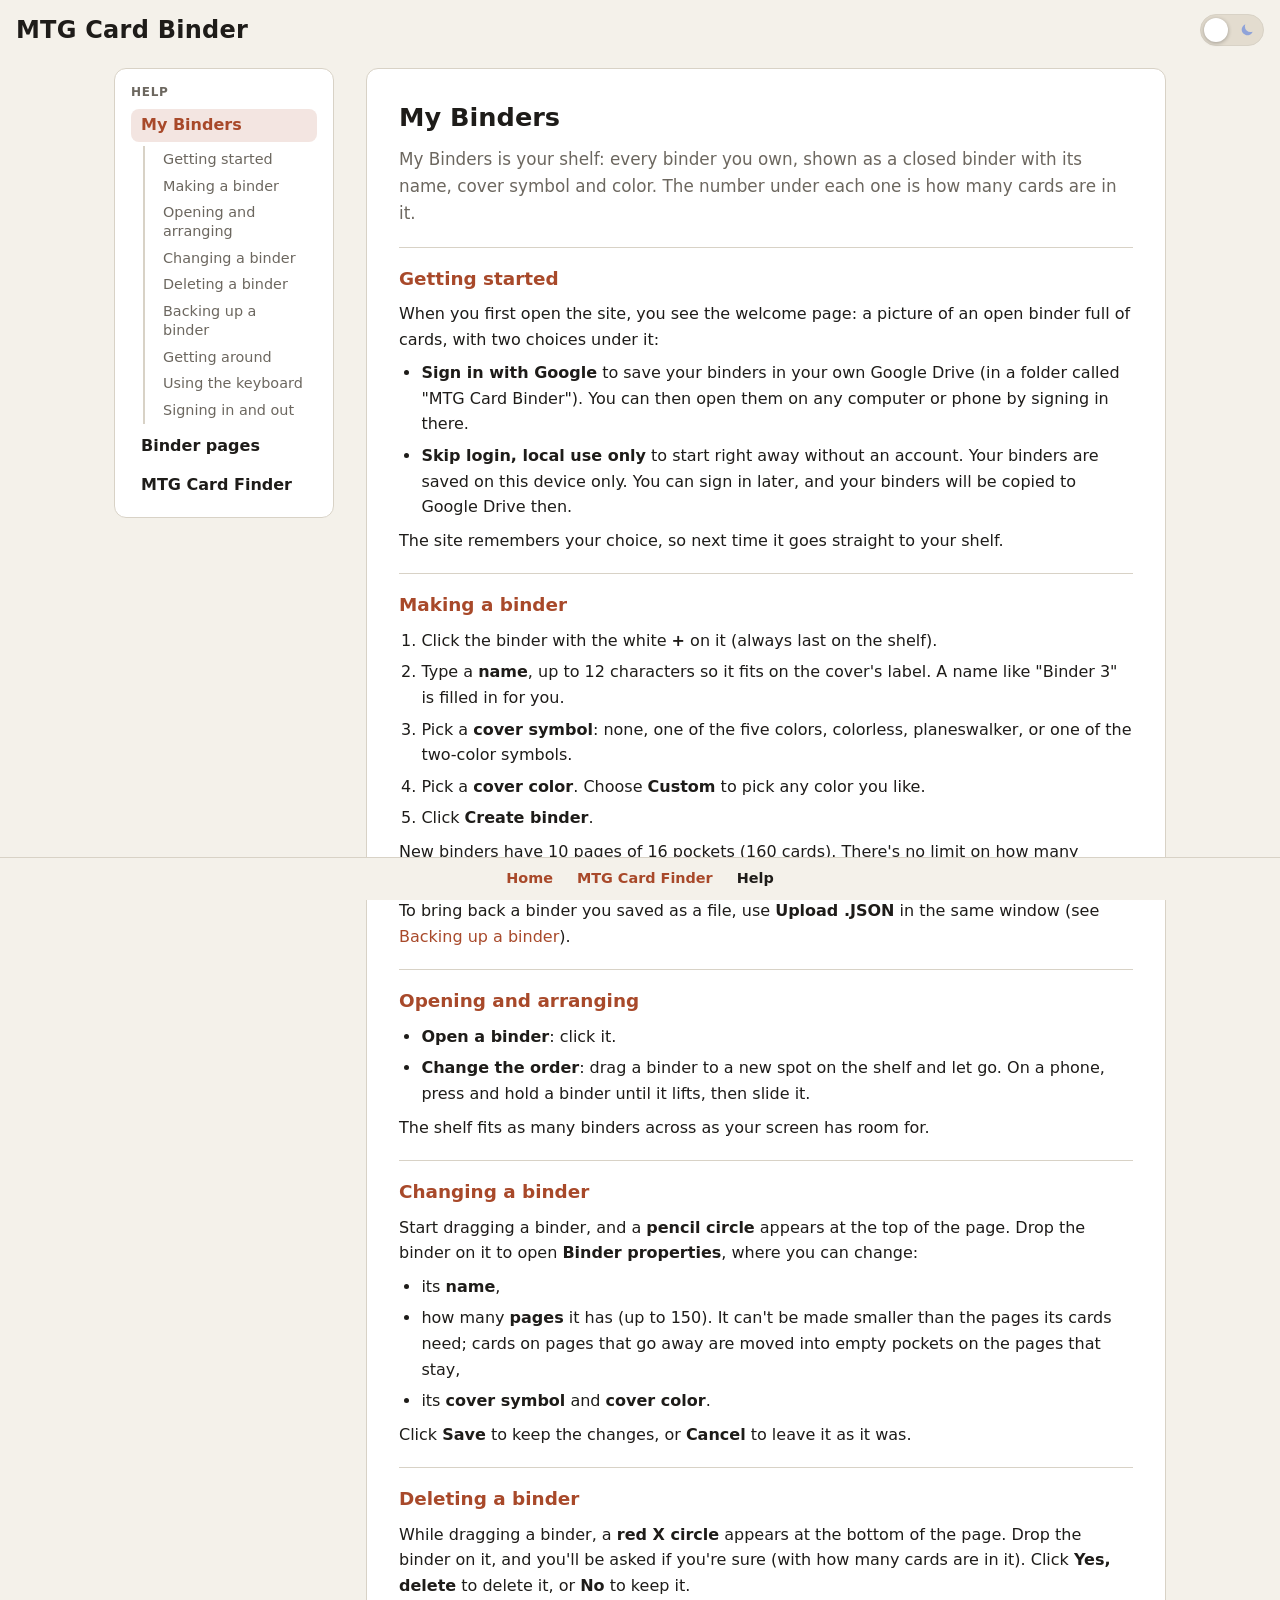
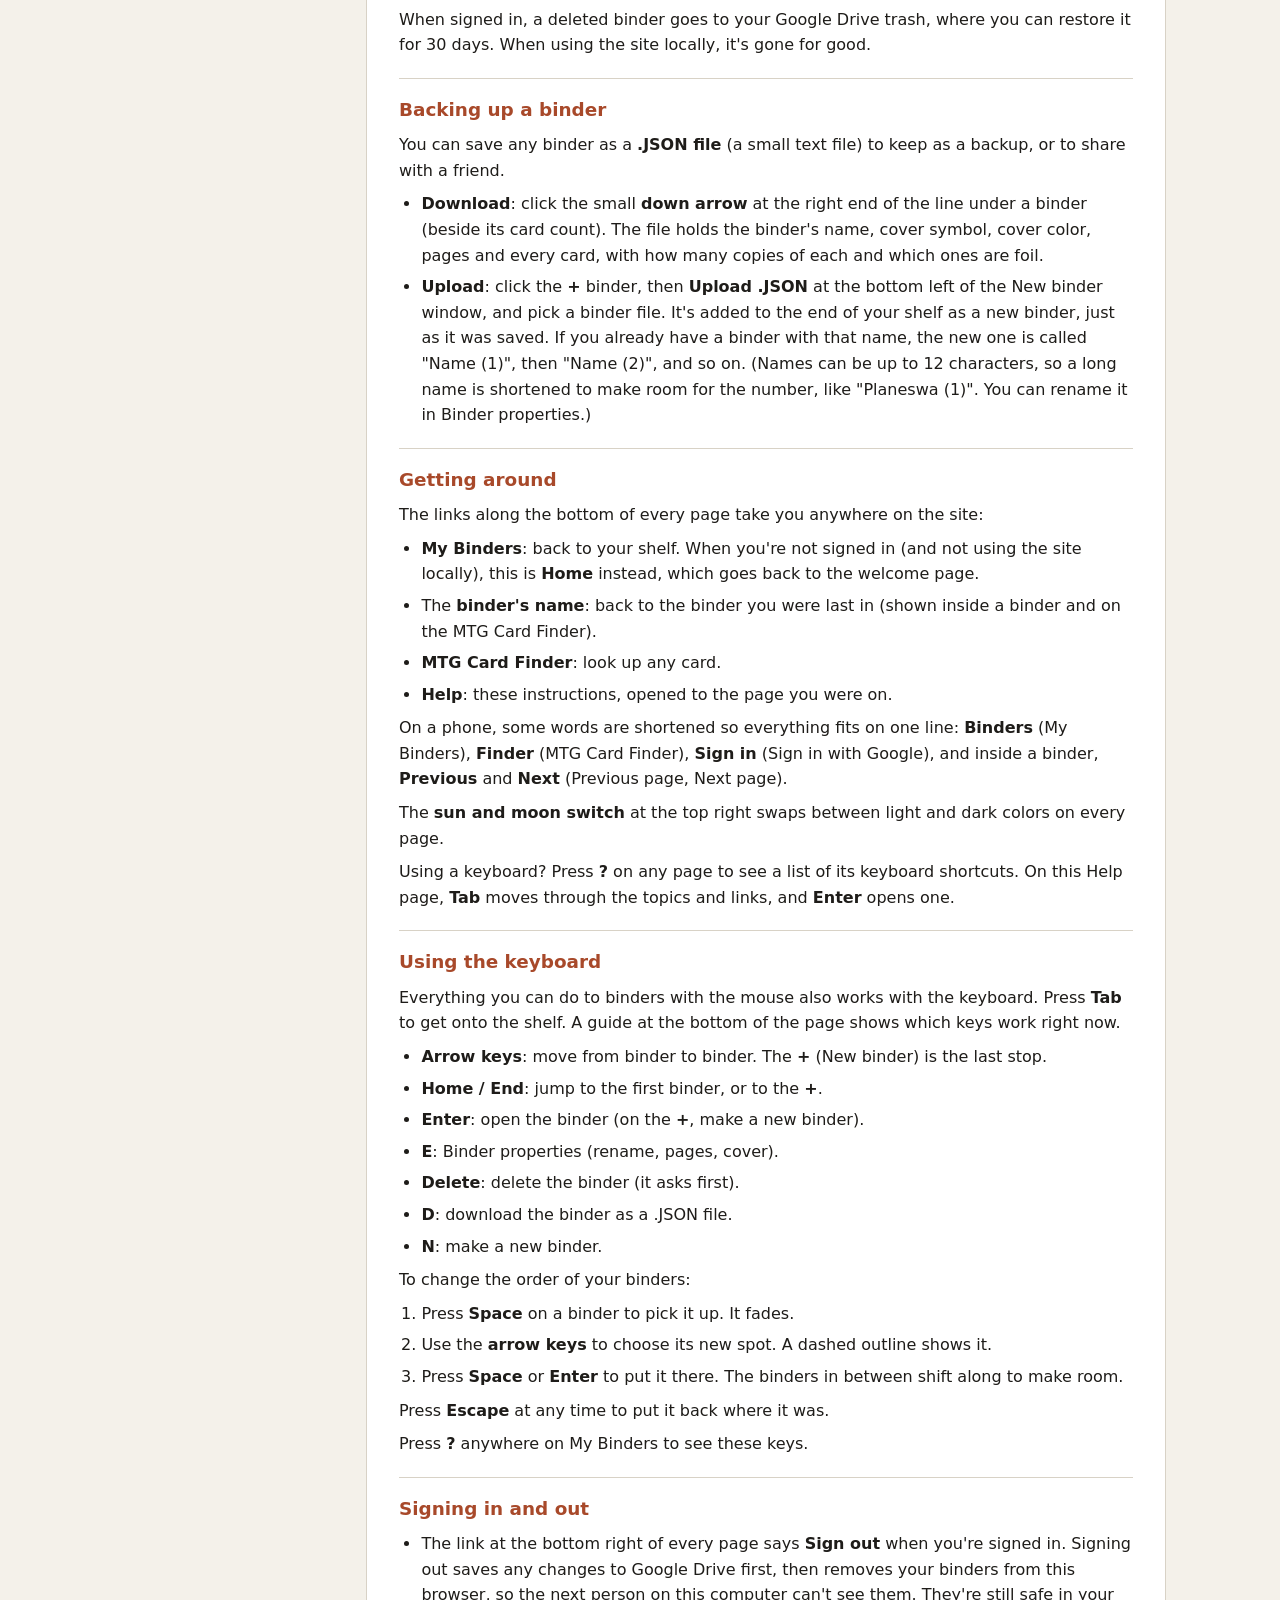
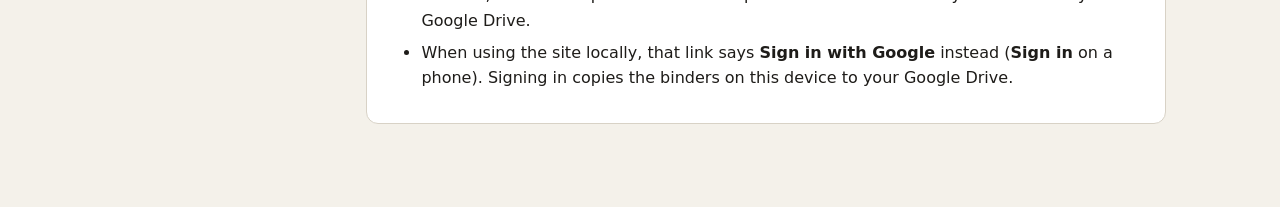
<file: help.html>
<!DOCTYPE html>
<html lang="en">
<head>
  <!-- Basic page setup: text encoding, mobile scaling, and the tab title -->
  <meta charset="UTF-8">
  <meta name="viewport" content="width=device-width, initial-scale=1">
  <title>Help – MTG Card Binder</title>
  <!--
    The site's icon (the open card binder), shown on the browser tab, in
    bookmarks, and on a phone's home screen. Browsers pick the size they
    need: 32px for tabs, 192px for Android, and "apple-touch-icon" (180px)
    for iPhones and iPads.
  -->
  <link rel="icon" type="image/png" sizes="32x32" href="icons/favicon-32.png">
  <link rel="icon" type="image/png" sizes="192x192" href="icons/favicon-192.png">
  <link rel="apple-touch-icon" href="icons/apple-touch-icon.png">

  <!--
    This tiny script runs BEFORE the page draws, so the saved light/dark choice
    is applied right away. Without it, the page could flash the wrong colors.
    It reads the same saved "theme" as the other pages, so they all match.
  -->
  <script>
    (function () {
      var theme = null;
      // Try to read the saved theme. Some browsers block storage, so we guard it.
      try { theme = localStorage.getItem('theme'); } catch (e) {}
      // No saved choice? Follow the device's own light/dark setting.
      if (theme !== 'light' && theme !== 'dark') {
        theme = window.matchMedia('(prefers-color-scheme: dark)').matches ? 'dark' : 'light';
      }
      document.documentElement.setAttribute('data-theme', theme);
    })();
  </script>

  <!-- The colors, top bar, light/dark switch and footer come from the My
       Binders page's styles (landing.css), so Help looks like the rest of
       the site. help.css adds the two-column layout and the text styles. -->
  <link rel="stylesheet" href="landing.css">
  <!-- The look of the pop-up windows (here: the Keyboard shortcuts window),
       shared with the other pages -->
  <link rel="stylesheet" href="binder-dialog.css">
  <link rel="stylesheet" href="help.css">
</head>
<body>
  <!-- Top bar: the app title (left) and the light/dark switch (upper right) -->
  <header class="topbar">
    <h1>MTG Card Binder</h1>
    <!--
      The theme switch. role="switch" + aria-checked tell screen readers
      it's an on/off control ("on" here means dark mode).
    -->
    <button id="themeSwitch" class="theme-switch" type="button" role="switch"
            aria-checked="false" aria-label="Dark mode">
      <!-- Sun icon (light mode side) -->
      <svg class="icon sun" viewBox="0 0 24 24" fill="none" stroke="currentColor"
           stroke-width="2" stroke-linecap="round" aria-hidden="true">
        <circle cx="12" cy="12" r="4.5" fill="currentColor"/>
        <path d="M12 1.5v2.5M12 20v2.5M1.5 12H4M20 12h2.5M4.6 4.6l1.8 1.8M17.6 17.6l1.8 1.8M4.6 19.4l1.8-1.8M17.6 6.4l1.8-1.8"/>
      </svg>
      <!-- Moon icon (dark mode side) -->
      <svg class="icon moon" viewBox="0 0 24 24" fill="currentColor" aria-hidden="true">
        <path d="M20.5 14.5A8.5 8.5 0 0 1 9.5 3.5a8.5 8.5 0 1 0 11 11z"/>
      </svg>
      <!-- The sliding round knob -->
      <span class="thumb"></span>
    </button>
  </header>

  <main class="help-layout">
    <!--
      THE SKINNY LEFT COLUMN: the list of help topics. Each page gets a
      link (bold), with links to that page's sections under it. The links
      point at the ids further down ("#binder-moving"); help.js shows the
      matching page's instructions and scrolls to that section.
      On a phone this column sits above the instructions instead.
    -->
    <nav class="help-nav" aria-label="Help topics">
      <h2 class="help-nav-title">Help</h2>
      <ul class="help-topics">
        <li>
          <a class="help-topic" href="#my-binders">My Binders</a>
          <ul class="help-sections">
            <li><a href="#my-binders-start">Getting started</a></li>
            <li><a href="#my-binders-new">Making a binder</a></li>
            <li><a href="#my-binders-open">Opening and arranging</a></li>
            <li><a href="#my-binders-edit">Changing a binder</a></li>
            <li><a href="#my-binders-delete">Deleting a binder</a></li>
            <li><a href="#my-binders-backup">Backing up a binder</a></li>
            <li><a href="#my-binders-links">Getting around</a></li>
            <li><a href="#my-binders-keyboard">Using the keyboard</a></li>
            <li><a href="#my-binders-account">Signing in and out</a></li>
          </ul>
        </li>
        <li>
          <a class="help-topic" href="#binder">Binder pages</a>
          <ul class="help-sections">
            <li><a href="#binder-pages">Turning pages</a></li>
            <li><a href="#binder-adding">Adding cards</a></li>
            <li><a href="#binder-copies">How many copies</a></li>
            <li><a href="#binder-dragging">Moving cards around</a></li>
            <li><a href="#binder-removing">Removing cards</a></li>
            <li><a href="#binder-moving">Moving to another binder</a></li>
            <li><a href="#binder-saving">Saving and backups</a></li>
            <li><a href="#binder-keyboard">Using the keyboard</a></li>
          </ul>
        </li>
        <li>
          <a class="help-topic" href="#finder">MTG Card Finder</a>
          <ul class="help-sections">
            <li><a href="#finder-search">Searching for a card</a></li>
            <li><a href="#finder-printing">Set, version and language</a></li>
            <li><a href="#finder-add">Adding to a binder</a></li>
            <li><a href="#finder-share">Sharing a card</a></li>
            <li><a href="#finder-rules">Rules and legality</a></li>
            <li><a href="#finder-keyboard">Using the keyboard</a></li>
          </ul>
        </li>
      </ul>
    </nav>

    <!--
      THE WIDE RIGHT COLUMN: the instructions. There's one <article> per
      page; help.js shows only the one picked in the left column (all of
      them show if the script can't run, so nothing is ever lost).
    -->
    <div class="help-content">

      <!-- ===================== MY BINDERS ===================== -->
      <article id="my-binders" class="help-article" aria-labelledby="my-binders-title">
        <h2 id="my-binders-title">My Binders</h2>
        <p class="help-lead">
          My Binders is your shelf: every binder you own, shown as a closed
          binder with its name, cover symbol and color. The number under each
          one is how many cards are in it.
        </p>

        <section id="my-binders-start">
          <h3>Getting started</h3>
          <p>
            When you first open the site, you see the welcome page: a picture of an open
            binder full of cards, with two choices under it:
          </p>
          <ul>
            <li><strong>Sign in with Google</strong> to save your binders in your own
              Google Drive (in a folder called "MTG Card Binder"). You can then open
              them on any computer or phone by signing in there.</li>
            <li><strong>Skip login, local use only</strong> to start right away without
              an account. Your binders are saved on this device only. You can sign in
              later, and your binders will be copied to Google Drive then.</li>
          </ul>
          <p>The site remembers your choice, so next time it goes straight to your shelf.</p>
        </section>

        <section id="my-binders-new">
          <h3>Making a binder</h3>
          <ol>
            <li>Click the binder with the white <strong>+</strong> on it (always last on the shelf).</li>
            <li>Type a <strong>name</strong>, up to 12 characters so it fits on the cover's label.
              A name like "Binder 3" is filled in for you.</li>
            <li>Pick a <strong>cover symbol</strong>: none, one of the five colors, colorless,
              planeswalker, or one of the two-color symbols.</li>
            <li>Pick a <strong>cover color</strong>. Choose <strong>Custom</strong> to pick any
              color you like.</li>
            <li>Click <strong>Create binder</strong>.</li>
          </ol>
          <p>New binders have 10 pages of 16 pockets (160 cards). There's no limit on how many binders you can make.</p>
          <p>
            To bring back a binder you saved as a file, use <strong>Upload .JSON</strong> in
            the same window (see <a href="#my-binders-backup">Backing up a binder</a>).
          </p>
        </section>

        <section id="my-binders-open">
          <h3>Opening and arranging</h3>
          <ul>
            <li><strong>Open a binder</strong>: click it.</li>
            <li><strong>Change the order</strong>: drag a binder to a new spot on the shelf and
              let go. On a phone, press and hold a binder until it lifts, then slide it.</li>
          </ul>
          <p>The shelf fits as many binders across as your screen has room for.</p>
        </section>

        <section id="my-binders-edit">
          <h3>Changing a binder</h3>
          <p>
            Start dragging a binder, and a <strong>pencil circle</strong> appears at the top
            of the page. Drop the binder on it to open <strong>Binder properties</strong>,
            where you can change:
          </p>
          <ul>
            <li>its <strong>name</strong>,</li>
            <li>how many <strong>pages</strong> it has (up to 150). It can't be made smaller
              than the pages its cards need; cards on pages that go away are moved into
              empty pockets on the pages that stay,</li>
            <li>its <strong>cover symbol</strong> and <strong>cover color</strong>.</li>
          </ul>
          <p>Click <strong>Save</strong> to keep the changes, or <strong>Cancel</strong> to leave it as it was.</p>
        </section>

        <section id="my-binders-delete">
          <h3>Deleting a binder</h3>
          <p>
            While dragging a binder, a <strong>red X circle</strong> appears at the bottom of
            the page. Drop the binder on it, and you'll be asked if you're sure (with how
            many cards are in it). Click <strong>Yes, delete</strong> to delete it, or
            <strong>No</strong> to keep it.
          </p>
          <p>
            When signed in, a deleted binder goes to your Google Drive trash, where you
            can restore it for 30 days. When using the site locally, it's gone for good.
          </p>
        </section>

        <section id="my-binders-backup">
          <h3>Backing up a binder</h3>
          <p>
            You can save any binder as a <strong>.JSON file</strong> (a small text file) to keep
            as a backup, or to share with a friend.
          </p>
          <ul>
            <li><strong>Download</strong>: click the small <strong>down arrow</strong> at the
              right end of the line under a binder (beside its card count). The file holds
              the binder's name, cover symbol, cover color, pages and every card, with how
              many copies of each and which ones are foil.</li>
            <li><strong>Upload</strong>: click the <strong>+</strong> binder, then
              <strong>Upload .JSON</strong> at the bottom left of the New binder window, and
              pick a binder file. It's added to the end of your shelf as a new binder, just
              as it was saved. If you already have a binder with that name, the new one is
              called "Name (1)", then "Name (2)", and so on. (Names can be up to 12
              characters, so a long name is shortened to make room for the number, like
              "Planeswa (1)". You can rename it in Binder properties.)</li>
          </ul>
        </section>

        <section id="my-binders-links">
          <h3>Getting around</h3>
          <p>The links along the bottom of every page take you anywhere on the site:</p>
          <ul>
            <li><strong>My Binders</strong>: back to your shelf. When you're not signed in (and
              not using the site locally), this is <strong>Home</strong> instead, which goes
              back to the welcome page.</li>
            <li>The <strong>binder's name</strong>: back to the binder you were last in
              (shown inside a binder and on the MTG Card Finder).</li>
            <li><strong>MTG Card Finder</strong>: look up any card.</li>
            <li><strong>Help</strong>: these instructions, opened to the page you were on.</li>
          </ul>
          <p>
            On a phone, some words are shortened so everything fits on one line:
            <strong>Binders</strong> (My Binders), <strong>Finder</strong> (MTG Card Finder),
            <strong>Sign in</strong> (Sign in with Google), and inside a binder,
            <strong>Previous</strong> and <strong>Next</strong> (Previous page, Next page).
          </p>
          <p>
            The <strong>sun and moon switch</strong> at the top right swaps between light
            and dark colors on every page.
          </p>
          <p>
            Using a keyboard? Press <strong>?</strong> on any page to see a list of its
            keyboard shortcuts. On this Help page, <strong>Tab</strong> moves through the
            topics and links, and <strong>Enter</strong> opens one.
          </p>
        </section>

        <section id="my-binders-keyboard">
          <h3>Using the keyboard</h3>
          <p>
            Everything you can do to binders with the mouse also works with the keyboard.
            Press <strong>Tab</strong> to get onto the shelf. A guide at the bottom of the page
            shows which keys work right now.
          </p>
          <ul>
            <li><strong>Arrow keys</strong>: move from binder to binder. The <strong>+</strong>
              (New binder) is the last stop.</li>
            <li><strong>Home / End</strong>: jump to the first binder, or to the <strong>+</strong>.</li>
            <li><strong>Enter</strong>: open the binder (on the <strong>+</strong>, make a new binder).</li>
            <li><strong>E</strong>: Binder properties (rename, pages, cover).</li>
            <li><strong>Delete</strong>: delete the binder (it asks first).</li>
            <li><strong>D</strong>: download the binder as a .JSON file.</li>
            <li><strong>N</strong>: make a new binder.</li>
          </ul>
          <p>To change the order of your binders:</p>
          <ol>
            <li>Press <strong>Space</strong> on a binder to pick it up. It fades.</li>
            <li>Use the <strong>arrow keys</strong> to choose its new spot. A dashed outline shows it.</li>
            <li>Press <strong>Space</strong> or <strong>Enter</strong> to put it there. The binders in
              between shift along to make room.</li>
          </ol>
          <p>Press <strong>Escape</strong> at any time to put it back where it was.</p>
          <p>Press <strong>?</strong> anywhere on My Binders to see these keys.</p>
        </section>

        <section id="my-binders-account">
          <h3>Signing in and out</h3>
          <ul>
            <li>The link at the bottom right of every page says <strong>Sign out</strong> when
              you're signed in. Signing out saves any changes to Google Drive first, then
              removes your binders from this browser, so the next person on this computer
              can't see them. They're still safe in your Google Drive.</li>
            <li>When using the site locally, that link says <strong>Sign in with Google</strong>
              instead (<strong>Sign in</strong> on a phone). Signing in copies the binders on
              this device to your Google Drive.</li>
          </ul>
        </section>
      </article>

      <!-- ===================== BINDER PAGES ===================== -->
      <article id="binder" class="help-article" aria-labelledby="binder-title">
        <h2 id="binder-title">Binder pages</h2>
        <p class="help-lead">
          Opening a binder shows its pages, like a real binder lying open: two pages
          side by side on a computer or tablet, one page at a time on a phone. Each
          page has 16 pockets, four across and four down.
        </p>

        <section id="binder-pages">
          <h3>Turning pages</h3>
          <ul>
            <li>Click <strong>Previous page</strong> or <strong>Next page</strong> under the binder
              (<strong>Previous</strong> / <strong>Next</strong> on a phone). The page number
              between them shows where you are.</li>
            <li>On a phone, swipe <strong>left</strong> to go to the next page and
              <strong>right</strong> to go back.</li>
          </ul>
        </section>

        <section id="binder-adding">
          <h3>Adding cards</h3>
          <ol>
            <li>Click the white <strong>+</strong> in an empty pocket. This opens the MTG Card Finder.</li>
            <li>Search for the card and pick the exact set, version and language you own
              (see <a href="#finder-search">MTG Card Finder</a>).</li>
            <li>Click the round <strong>+</strong> button beside the card. It goes into the pocket
              you clicked, and you're taken back to that page of your binder.</li>
          </ol>
          <p>
            To <strong>look at a card</strong> already in the binder, click it: it opens in the
            MTG Card Finder. Picking a different printing there and pressing <strong>+</strong>
            replaces the card in that pocket.
          </p>
          <p>
            Cards added with <strong>Foil</strong> turned on have a <strong>rainbow border</strong>,
            so you can tell your foils apart at a glance. Clicking a foil card opens it in the
            MTG Card Finder with Foil already on.
          </p>
        </section>

        <section id="binder-copies">
          <h3>How many copies</h3>
          <p>
            Along the bottom of each card is a small <strong>− 1 +</strong> bar showing how
            many copies of that card you own.
          </p>
          <ul>
            <li><strong>+</strong> adds a copy (up to 99).</li>
            <li><strong>−</strong> takes a copy away. If it's the last copy, you're asked
              <strong>Remove card?</strong> first. <strong>Yes, remove</strong> takes the card
              out of the pocket; <strong>No</strong> keeps it.</li>
          </ul>
        </section>

        <section id="binder-dragging">
          <h3>Moving cards around</h3>
          <ul>
            <li><strong>With a mouse</strong>: press on a card and drag it. A plain click
              (without moving) still opens the card in the MTG Card Finder.</li>
            <li><strong>On a phone</strong>: press and hold a card for a moment until it
              lifts, then slide it. A quick tap still opens the card, and a quick swipe
              still turns the page.</li>
          </ul>
          <p>Then:</p>
          <ul>
            <li>Drop it on an <strong>empty pocket</strong> to move it there.</li>
            <li>Drop it on a pocket that <strong>has a card</strong>, and the two cards swap places.</li>
            <li>Hold it at the <strong>left or right edge</strong> of the binder, and the page turns,
              so you can move it to another page.</li>
            <li>Press <strong>Escape</strong>, or let go anywhere outside the pockets, to put it back.</li>
          </ul>
        </section>

        <section id="binder-removing">
          <h3>Removing cards</h3>
          <p>There are two ways to take a card out of a binder:</p>
          <ul>
            <li>Press <strong>−</strong> on its copies bar until the last copy, then answer
              <strong>Yes, remove</strong>.</li>
            <li>Drag the card onto the <strong>red X circle</strong> that appears on the binder
              while dragging. This removes the card and all its copies straight away.</li>
          </ul>
        </section>

        <section id="binder-moving">
          <h3>Moving to another binder</h3>
          <ol>
            <li>Drag the card onto the <strong>blue circle</strong> (a folder with an arrow) that
              appears on the binder while dragging. The <strong>Move card to…</strong> window opens.</li>
            <li>If you own more than one copy, set <strong>How many to move</strong>. The rest
              stay in this binder.</li>
            <li>Click one of your other binders. The card goes into its first empty pocket,
              or, if that binder already has the same printing (and both are foil, or both
              aren't), it's added to that card's copies. Full binders are greyed out.</li>
            <li>Or, to start a new binder with the card in it, type a name under
              <strong>Or move it to a new binder</strong> and click
              <strong>New binder &amp; move</strong>.</li>
          </ol>
        </section>

        <section id="binder-saving">
          <h3>Saving and backups</h3>
          <p>
            Every change saves by itself. The message at the top of the page tells you
            where it's saved: <strong>Saved to Drive</strong> when signed in, or
            <strong>Saved on this device</strong> when using the site locally. If your
            Google sign-in has run out, a <strong>Connect Drive</strong> button appears:
            click it to sign in again and finish saving.
          </p>
          <p>
            No internet? You can keep working: the message says your changes are kept on
            this device, and they're saved to Google Drive as soon as you're back online.
            Card pictures that can't be downloaded show the back of a Magic card instead.
          </p>
          <p>
            To keep your own copy of a binder as a file, use the download button under it
            on My Binders (see <a href="#my-binders-backup">Backing up a binder</a>).
          </p>
        </section>

        <section id="binder-keyboard">
          <h3>Using the keyboard</h3>
          <p>
            Everything you can do to cards with the mouse also works with the keyboard.
            Press <strong>Tab</strong> to get into the binder. A guide at the top of the page
            shows which keys work right now.
          </p>
          <ul>
            <li><strong>Arrow keys</strong>: move from pocket to pocket. Going past the left
              or right edge turns the page.</li>
            <li><strong>Page Up / Page Down</strong>: turn the page back or forward.</li>
            <li><strong>Enter</strong>: open the card in the MTG Card Finder (on an empty
              pocket, pick a card to add), the same as clicking.</li>
            <li><strong>+ / −</strong>: one more or one fewer copy. On the last copy,
              <strong>−</strong> asks before removing the card.</li>
            <li><strong>Delete</strong>: remove the card (it asks first).</li>
            <li><strong>M</strong>: move the card to another binder.</li>
          </ul>
          <p>To move a card to another pocket:</p>
          <ol>
            <li>Press <strong>Space</strong> on the card to pick it up. Its pocket fades.</li>
            <li>Use the <strong>arrow keys</strong> to choose where it goes. A dashed outline
              shows the spot, and the page turns at the left and right edges.</li>
            <li>Press <strong>Space</strong> or <strong>Enter</strong> to drop it. If that pocket
              has a card, the two swap places.</li>
          </ol>
          <p>Press <strong>Escape</strong> at any time to put the card back where it was.</p>
          <p>If you use a screen reader, each step is read out as you go.</p>
          <p>Press <strong>?</strong> anywhere on a binder page to see these keys.</p>
        </section>
      </article>

      <!-- ===================== MTG CARD FINDER ===================== -->
      <article id="finder" class="help-article" aria-labelledby="finder-title">
        <h2 id="finder-title">MTG Card Finder</h2>
        <p class="help-lead">
          The MTG Card Finder looks up any Magic card (using Scryfall's card list), shows
          its picture and details, and adds it to your binders. You can use it without
          signing in; adding to a binder needs you to be signed in or using the site locally.
        </p>

        <section id="finder-search">
          <h3>Searching for a card</h3>
          <ol>
            <li>Start typing a card's name in the search box at the top.</li>
            <li>A list of matching names drops down. Click one, or use the
              <strong>up and down arrow keys</strong> and press <strong>Enter</strong>.</li>
            <li>The card's picture appears, with its name, set and artist under it.</li>
          </ol>
          <p>
            Cards with two sides have a <strong>Flip card ↻</strong> button under the picture
            to see the other side.
          </p>
        </section>

        <section id="finder-printing">
          <h3>Set, version and language</h3>
          <p>Most cards were printed many times. Use the boxes to pick the exact one you own:</p>
          <ul>
            <li><strong>Set</strong>: every set the card was printed in, with each set's symbol.</li>
            <li><strong>Version</strong>: the different printings within that set (for example
              borderless or full-art versions).</li>
            <li><strong>Language</strong> (above the card): the languages that printing was made in.</li>
          </ul>
          <p>The picture changes to match what you pick, and that's the printing that gets added to your binder.</p>
          <p>
            Have the <strong>foil</strong> version? Press the <strong>Foil</strong> button under
            the card so it turns orange before adding the card to a binder. The button can only
            be pressed when that printing comes in foil (or etched foil). If it only comes in
            foil, the button is already on. Foil cards get a rainbow border in your binder.
          </p>
        </section>

        <section id="finder-add">
          <h3>Adding to a binder</h3>
          <p>The round <strong>+</strong> button beside the card adds it to a binder:</p>
          <ul>
            <li><strong>Came from a binder's pocket?</strong> The card goes straight into that pocket.</li>
            <li><strong>Opened the finder on its own?</strong> A menu asks <strong>Add to which
              binder?</strong> with each binder's card count. Pick one, and the card goes into
              its first empty pocket. Full binders can't be picked. <strong>New binder</strong>
              at the bottom makes a new binder with the card in it.</li>
          </ul>
          <p>Either way, you're taken to the binder, opened to the page with the new card.</p>
          <p>
            The <strong>+</strong> button only shows when you're signed in or using the site
            locally. When you came from a binder, a link back to it is at the bottom of the page.
            When you're not signed in, <strong>Home</strong> at the bottom goes back to the
            welcome page, where you can sign in.
          </p>
        </section>

        <section id="finder-share">
          <h3>Sharing a card</h3>
          <p>
            The <strong>share button</strong> (three joined dots) beside the card makes a link to
            this exact printing and language (and foil, if Foil is on). On a phone it opens your share menu; on a
            computer the link is copied, ready to paste. Opening the link shows the same card.
          </p>
        </section>

        <section id="finder-rules">
          <h3>Rules and legality</h3>
          <ul>
            <li><strong>Notes and Rules</strong>: official rulings about how the card works.</li>
            <li><strong>Format Legality</strong>: whether the card is allowed in each way of
              playing (Standard, Modern, Commander and more).</li>
          </ul>
        </section>

        <section id="finder-keyboard">
          <h3>Using the keyboard</h3>
          <p>
            The search box, its list of names, the Set list and the "Add to which binder?"
            menu all work with the arrow keys, <strong>Enter</strong> and <strong>Escape</strong>.
            There are also shortcut keys that work anywhere on the page, except while you're
            typing in a box:
          </p>
          <ul>
            <li><strong>/</strong>: jump to the search box, ready to type a new name.</li>
            <li><strong>Escape</strong> (in the search box): leave it, so the shortcut keys work.</li>
            <li><strong>[ / ]</strong>: previous / next version in this set.</li>
            <li><strong>{ / }</strong> (Shift + [ / ]): previous / next set.</li>
            <li><strong>F</strong>: flip a two-sided card.</li>
            <li><strong>A</strong>: add to binder (when signed in or using the site locally).</li>
            <li><strong>S</strong>: share a link to this card.</li>
            <li><strong>B</strong>: back to the binder you came from.</li>
            <li><strong>?</strong>: show a list of these keys.</li>
          </ul>
          <p>
            On a computer, the line under the search box reminds you:
            "<strong>/</strong> search · <strong>?</strong> shortcuts". Click it to see the list.
          </p>
        </section>
      </article>
    </div>
  </main>

  <!--
    The "Keyboard shortcuts" window: opens with the ? key, anywhere on the
    page (help.js). It lists the keys for this page, and where to find the
    other pages' keys. method="dialog" means Close just closes the window.
  -->
  <dialog id="shortcutsDialog" class="new-binder-dialog" aria-labelledby="shortcutsTitle">
    <form method="dialog">
      <h2 id="shortcutsTitle" class="dialog-title">Keyboard shortcuts</h2>
      <!-- A list of keys (<dt>) and what each one does (<dd>) -->
      <dl class="shortcut-list">
        <dt><kbd>Tab</kbd></dt>         <dd>Move to the next link (the topics on the left, then the instructions)</dd>
        <dt><kbd>Shift</kbd> + <kbd>Tab</kbd></dt> <dd>Move back to the link before</dd>
        <dt><kbd>Enter</kbd></dt>       <dd>Open the topic or link</dd>
        <dt><kbd>?</kbd></dt>           <dd>Show this list</dd>
      </dl>
      <p class="dialog-text shortcut-note">
        Each page has its own keys: press <kbd>?</kbd> on My Binders, inside a binder
        or on the MTG Card Finder to see them.
      </p>
      <div class="dialog-buttons">
        <button value="close" class="dialog-button primary" type="submit">Close</button>
      </div>
    </form>
  </dialog>

  <!--
    Footer: links to the site's pages. help.js shows "My Binders" when
    someone is using the binders, or "Home" (the sign-in page) when not.
    aria-current marks Help as the page you're on.
    Two links have a long and a short label: phones show the short one
    ("Binders", "Finder"), the same as the other pages (landing.css).
  -->
  <footer class="site-footer">
    <nav aria-label="All pages">
      <ul class="footer-links">
        <li id="myBindersItem" hidden><a href="index.html"><span class="label-long">My Binders</span><span class="label-short">Binders</span></a></li>
        <li id="homeItem" hidden><a href="index.html">Home</a></li>
        <li><a href="cardsearch.html"><span class="label-long">MTG Card Finder</span><span class="label-short">Finder</span></a></li>
        <li><a href="help.html" aria-current="page">Help</a></li>
      </ul>
    </nav>
  </footer>

  <!-- Shared code for the binders kept in this browser (here: the saved
       theme, and whether binders are being used) -->
  <script src="binder-storage.js"></script>

  <!-- Shared code for Google sign-in (here: only checking whether someone
       is signed in, for the footer's links) -->
  <script src="google-drive.js"></script>

  <!-- The page's own code: the light/dark switch, the footer links, and
       showing the help topic picked in the left column -->
  <script src="help.js"></script>
</body>
</html>
</file>
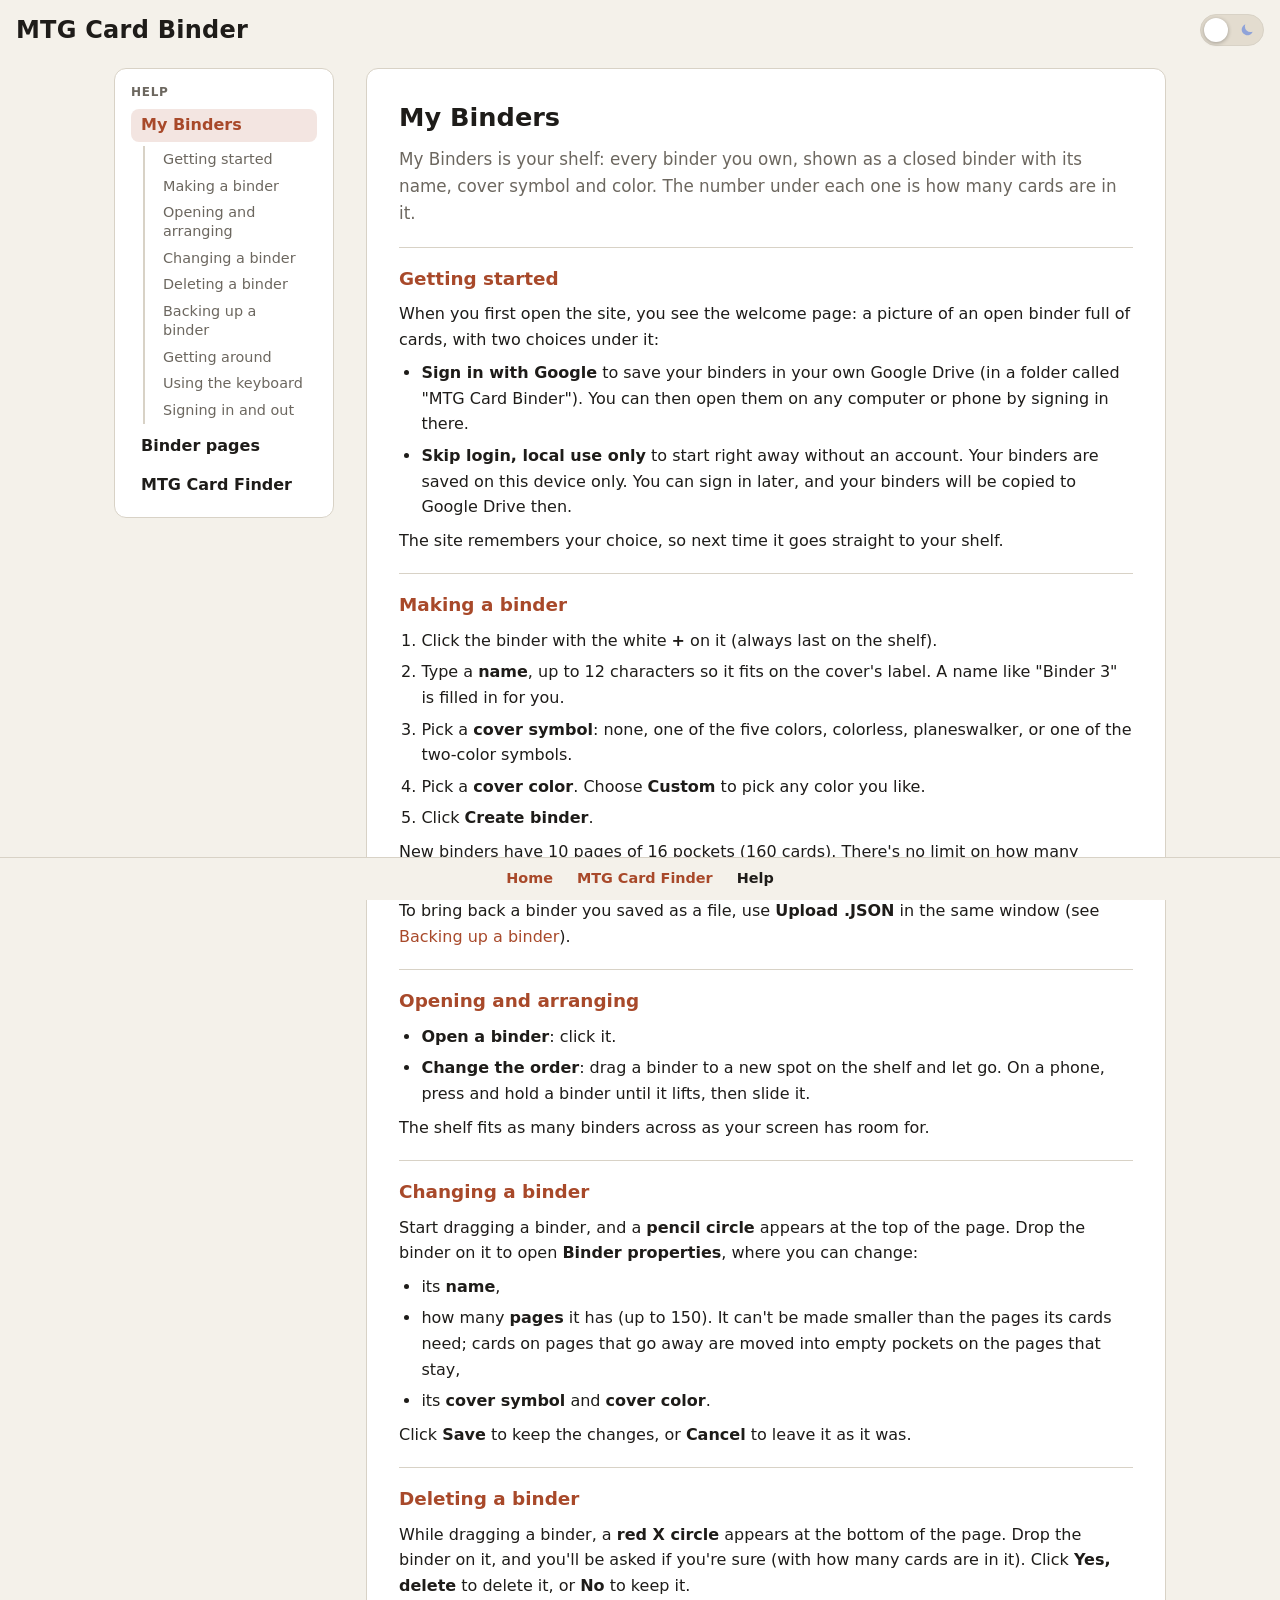
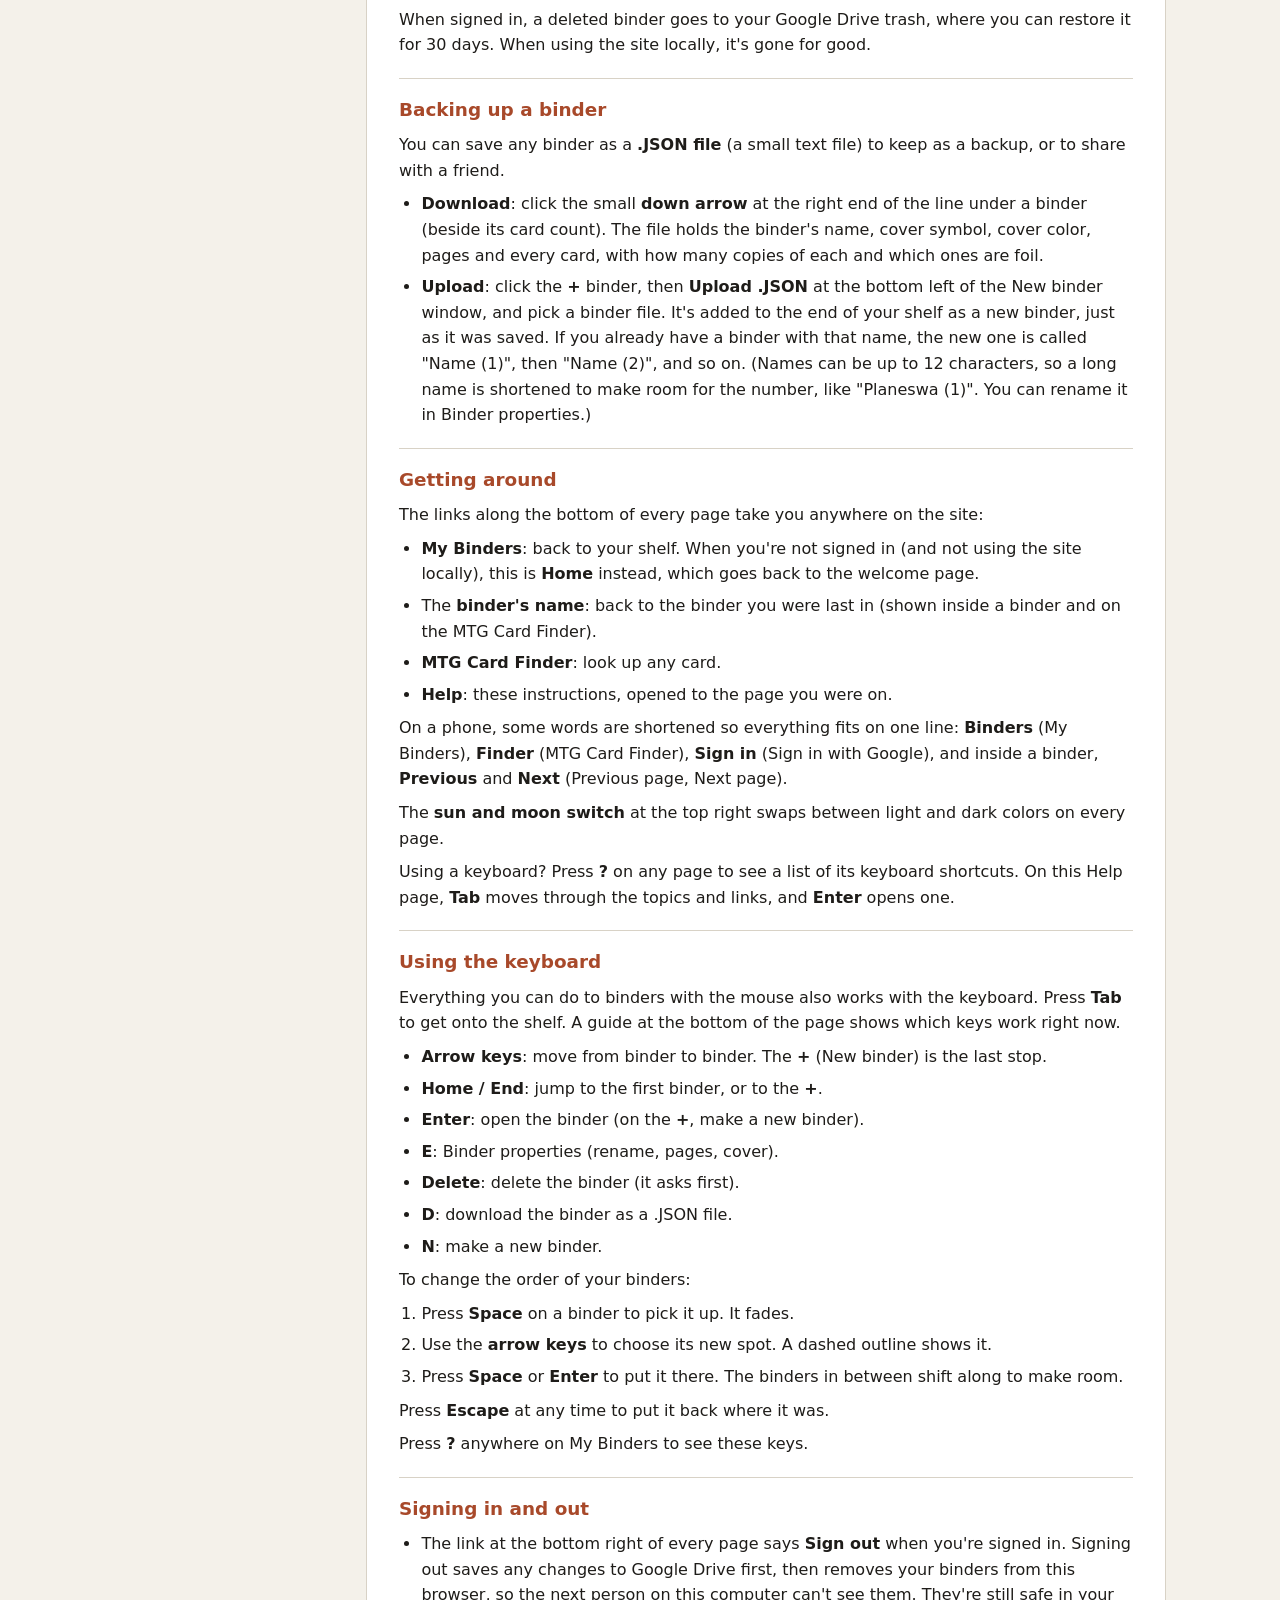
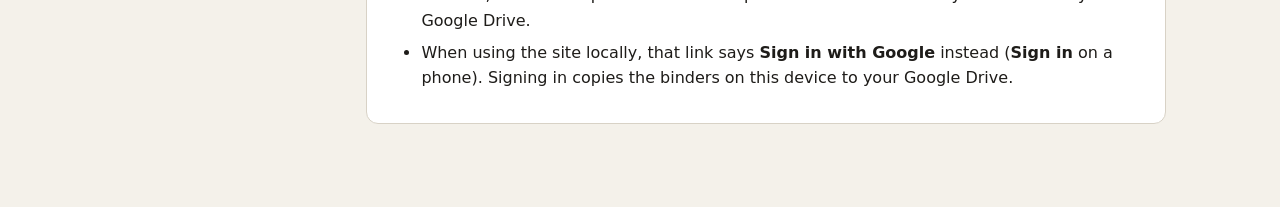
<file: code-only/help.html>
<!DOCTYPE html>
<html lang="en">
<head>
  <meta charset="UTF-8">
  <meta name="viewport" content="width=device-width, initial-scale=1">
  <title>Help – MTG Card Binder</title>
  <link rel="icon" type="image/png" sizes="32x32" href="icons/favicon-32.png">
  <link rel="icon" type="image/png" sizes="192x192" href="icons/favicon-192.png">
  <link rel="apple-touch-icon" href="icons/apple-touch-icon.png">

  <script>
    (function () {
      var theme = null;
      // Try to read the saved theme. Some browsers block storage, so we guard it.
      try { theme = localStorage.getItem('theme'); } catch (e) {}
      // No saved choice? Follow the device's own light/dark setting.
      if (theme !== 'light' && theme !== 'dark') {
        theme = window.matchMedia('(prefers-color-scheme: dark)').matches ? 'dark' : 'light';
      }
      document.documentElement.setAttribute('data-theme', theme);
    })();
  </script>

  <link rel="stylesheet" href="landing.css">
  <link rel="stylesheet" href="binder-dialog.css">
  <link rel="stylesheet" href="help.css">
</head>
<body>
  <header class="topbar">
    <h1>MTG Card Binder</h1>
    <button id="themeSwitch" class="theme-switch" type="button" role="switch"
            aria-checked="false" aria-label="Dark mode">
      <svg class="icon sun" viewBox="0 0 24 24" fill="none" stroke="currentColor"
           stroke-width="2" stroke-linecap="round" aria-hidden="true">
        <circle cx="12" cy="12" r="4.5" fill="currentColor"/>
        <path d="M12 1.5v2.5M12 20v2.5M1.5 12H4M20 12h2.5M4.6 4.6l1.8 1.8M17.6 17.6l1.8 1.8M4.6 19.4l1.8-1.8M17.6 6.4l1.8-1.8"/>
      </svg>
      <svg class="icon moon" viewBox="0 0 24 24" fill="currentColor" aria-hidden="true">
        <path d="M20.5 14.5A8.5 8.5 0 0 1 9.5 3.5a8.5 8.5 0 1 0 11 11z"/>
      </svg>
      <span class="thumb"></span>
    </button>
  </header>

  <main class="help-layout">
    <nav class="help-nav" aria-label="Help topics">
      <h2 class="help-nav-title">Help</h2>
      <ul class="help-topics">
        <li>
          <a class="help-topic" href="#my-binders">My Binders</a>
          <ul class="help-sections">
            <li><a href="#my-binders-start">Getting started</a></li>
            <li><a href="#my-binders-new">Making a binder</a></li>
            <li><a href="#my-binders-open">Opening and arranging</a></li>
            <li><a href="#my-binders-edit">Changing a binder</a></li>
            <li><a href="#my-binders-delete">Deleting a binder</a></li>
            <li><a href="#my-binders-backup">Backing up a binder</a></li>
            <li><a href="#my-binders-links">Getting around</a></li>
            <li><a href="#my-binders-keyboard">Using the keyboard</a></li>
            <li><a href="#my-binders-account">Signing in and out</a></li>
          </ul>
        </li>
        <li>
          <a class="help-topic" href="#binder">Binder pages</a>
          <ul class="help-sections">
            <li><a href="#binder-pages">Turning pages</a></li>
            <li><a href="#binder-adding">Adding cards</a></li>
            <li><a href="#binder-copies">How many copies</a></li>
            <li><a href="#binder-dragging">Moving cards around</a></li>
            <li><a href="#binder-removing">Removing cards</a></li>
            <li><a href="#binder-moving">Moving to another binder</a></li>
            <li><a href="#binder-saving">Saving and backups</a></li>
            <li><a href="#binder-keyboard">Using the keyboard</a></li>
          </ul>
        </li>
        <li>
          <a class="help-topic" href="#finder">MTG Card Finder</a>
          <ul class="help-sections">
            <li><a href="#finder-search">Searching for a card</a></li>
            <li><a href="#finder-printing">Set, version and language</a></li>
            <li><a href="#finder-add">Adding to a binder</a></li>
            <li><a href="#finder-share">Sharing a card</a></li>
            <li><a href="#finder-rules">Rules and legality</a></li>
            <li><a href="#finder-keyboard">Using the keyboard</a></li>
          </ul>
        </li>
      </ul>
    </nav>

    <div class="help-content">

      <article id="my-binders" class="help-article" aria-labelledby="my-binders-title">
        <h2 id="my-binders-title">My Binders</h2>
        <p class="help-lead">
          My Binders is your shelf: every binder you own, shown as a closed
          binder with its name, cover symbol and color. The number under each
          one is how many cards are in it.
        </p>

        <section id="my-binders-start">
          <h3>Getting started</h3>
          <p>
            When you first open the site, you see the welcome page: a picture of an open
            binder full of cards, with two choices under it:
          </p>
          <ul>
            <li><strong>Sign in with Google</strong> to save your binders in your own
              Google Drive (in a folder called "MTG Card Binder"). You can then open
              them on any computer or phone by signing in there.</li>
            <li><strong>Skip login, local use only</strong> to start right away without
              an account. Your binders are saved on this device only. You can sign in
              later, and your binders will be copied to Google Drive then.</li>
          </ul>
          <p>The site remembers your choice, so next time it goes straight to your shelf.</p>
        </section>

        <section id="my-binders-new">
          <h3>Making a binder</h3>
          <ol>
            <li>Click the binder with the white <strong>+</strong> on it (always last on the shelf).</li>
            <li>Type a <strong>name</strong>, up to 12 characters so it fits on the cover's label.
              A name like "Binder 3" is filled in for you.</li>
            <li>Pick a <strong>cover symbol</strong>: none, one of the five colors, colorless,
              planeswalker, or one of the two-color symbols.</li>
            <li>Pick a <strong>cover color</strong>. Choose <strong>Custom</strong> to pick any
              color you like.</li>
            <li>Click <strong>Create binder</strong>.</li>
          </ol>
          <p>New binders have 10 pages of 16 pockets (160 cards). There's no limit on how many binders you can make.</p>
          <p>
            To bring back a binder you saved as a file, use <strong>Upload .JSON</strong> in
            the same window (see <a href="#my-binders-backup">Backing up a binder</a>).
          </p>
        </section>

        <section id="my-binders-open">
          <h3>Opening and arranging</h3>
          <ul>
            <li><strong>Open a binder</strong>: click it.</li>
            <li><strong>Change the order</strong>: drag a binder to a new spot on the shelf and
              let go. On a phone, press and hold a binder until it lifts, then slide it.</li>
          </ul>
          <p>The shelf fits as many binders across as your screen has room for.</p>
        </section>

        <section id="my-binders-edit">
          <h3>Changing a binder</h3>
          <p>
            Start dragging a binder, and a <strong>pencil circle</strong> appears at the top
            of the page. Drop the binder on it to open <strong>Binder properties</strong>,
            where you can change:
          </p>
          <ul>
            <li>its <strong>name</strong>,</li>
            <li>how many <strong>pages</strong> it has (up to 150). It can't be made smaller
              than the pages its cards need; cards on pages that go away are moved into
              empty pockets on the pages that stay,</li>
            <li>its <strong>cover symbol</strong> and <strong>cover color</strong>.</li>
          </ul>
          <p>Click <strong>Save</strong> to keep the changes, or <strong>Cancel</strong> to leave it as it was.</p>
        </section>

        <section id="my-binders-delete">
          <h3>Deleting a binder</h3>
          <p>
            While dragging a binder, a <strong>red X circle</strong> appears at the bottom of
            the page. Drop the binder on it, and you'll be asked if you're sure (with how
            many cards are in it). Click <strong>Yes, delete</strong> to delete it, or
            <strong>No</strong> to keep it.
          </p>
          <p>
            When signed in, a deleted binder goes to your Google Drive trash, where you
            can restore it for 30 days. When using the site locally, it's gone for good.
          </p>
        </section>

        <section id="my-binders-backup">
          <h3>Backing up a binder</h3>
          <p>
            You can save any binder as a <strong>.JSON file</strong> (a small text file) to keep
            as a backup, or to share with a friend.
          </p>
          <ul>
            <li><strong>Download</strong>: click the small <strong>down arrow</strong> at the
              right end of the line under a binder (beside its card count). The file holds
              the binder's name, cover symbol, cover color, pages and every card, with how
              many copies of each and which ones are foil.</li>
            <li><strong>Upload</strong>: click the <strong>+</strong> binder, then
              <strong>Upload .JSON</strong> at the bottom left of the New binder window, and
              pick a binder file. It's added to the end of your shelf as a new binder, just
              as it was saved. If you already have a binder with that name, the new one is
              called "Name (1)", then "Name (2)", and so on. (Names can be up to 12
              characters, so a long name is shortened to make room for the number, like
              "Planeswa (1)". You can rename it in Binder properties.)</li>
          </ul>
        </section>

        <section id="my-binders-links">
          <h3>Getting around</h3>
          <p>The links along the bottom of every page take you anywhere on the site:</p>
          <ul>
            <li><strong>My Binders</strong>: back to your shelf. When you're not signed in (and
              not using the site locally), this is <strong>Home</strong> instead, which goes
              back to the welcome page.</li>
            <li>The <strong>binder's name</strong>: back to the binder you were last in
              (shown inside a binder and on the MTG Card Finder).</li>
            <li><strong>MTG Card Finder</strong>: look up any card.</li>
            <li><strong>Help</strong>: these instructions, opened to the page you were on.</li>
          </ul>
          <p>
            On a phone, some words are shortened so everything fits on one line:
            <strong>Binders</strong> (My Binders), <strong>Finder</strong> (MTG Card Finder),
            <strong>Sign in</strong> (Sign in with Google), and inside a binder,
            <strong>Previous</strong> and <strong>Next</strong> (Previous page, Next page).
          </p>
          <p>
            The <strong>sun and moon switch</strong> at the top right swaps between light
            and dark colors on every page.
          </p>
          <p>
            Using a keyboard? Press <strong>?</strong> on any page to see a list of its
            keyboard shortcuts. On this Help page, <strong>Tab</strong> moves through the
            topics and links, and <strong>Enter</strong> opens one.
          </p>
        </section>

        <section id="my-binders-keyboard">
          <h3>Using the keyboard</h3>
          <p>
            Everything you can do to binders with the mouse also works with the keyboard.
            Press <strong>Tab</strong> to get onto the shelf. A guide at the bottom of the page
            shows which keys work right now.
          </p>
          <ul>
            <li><strong>Arrow keys</strong>: move from binder to binder. The <strong>+</strong>
              (New binder) is the last stop.</li>
            <li><strong>Home / End</strong>: jump to the first binder, or to the <strong>+</strong>.</li>
            <li><strong>Enter</strong>: open the binder (on the <strong>+</strong>, make a new binder).</li>
            <li><strong>E</strong>: Binder properties (rename, pages, cover).</li>
            <li><strong>Delete</strong>: delete the binder (it asks first).</li>
            <li><strong>D</strong>: download the binder as a .JSON file.</li>
            <li><strong>N</strong>: make a new binder.</li>
          </ul>
          <p>To change the order of your binders:</p>
          <ol>
            <li>Press <strong>Space</strong> on a binder to pick it up. It fades.</li>
            <li>Use the <strong>arrow keys</strong> to choose its new spot. A dashed outline shows it.</li>
            <li>Press <strong>Space</strong> or <strong>Enter</strong> to put it there. The binders in
              between shift along to make room.</li>
          </ol>
          <p>Press <strong>Escape</strong> at any time to put it back where it was.</p>
          <p>Press <strong>?</strong> anywhere on My Binders to see these keys.</p>
        </section>

        <section id="my-binders-account">
          <h3>Signing in and out</h3>
          <ul>
            <li>The link at the bottom right of every page says <strong>Sign out</strong> when
              you're signed in. Signing out saves any changes to Google Drive first, then
              removes your binders from this browser, so the next person on this computer
              can't see them. They're still safe in your Google Drive.</li>
            <li>When using the site locally, that link says <strong>Sign in with Google</strong>
              instead (<strong>Sign in</strong> on a phone). Signing in copies the binders on
              this device to your Google Drive.</li>
          </ul>
        </section>
      </article>

      <article id="binder" class="help-article" aria-labelledby="binder-title">
        <h2 id="binder-title">Binder pages</h2>
        <p class="help-lead">
          Opening a binder shows its pages, like a real binder lying open: two pages
          side by side on a computer or tablet, one page at a time on a phone. Each
          page has 16 pockets, four across and four down.
        </p>

        <section id="binder-pages">
          <h3>Turning pages</h3>
          <ul>
            <li>Click <strong>Previous page</strong> or <strong>Next page</strong> under the binder
              (<strong>Previous</strong> / <strong>Next</strong> on a phone). The page number
              between them shows where you are.</li>
            <li>On a phone, swipe <strong>left</strong> to go to the next page and
              <strong>right</strong> to go back.</li>
          </ul>
        </section>

        <section id="binder-adding">
          <h3>Adding cards</h3>
          <ol>
            <li>Click the white <strong>+</strong> in an empty pocket. This opens the MTG Card Finder.</li>
            <li>Search for the card and pick the exact set, version and language you own
              (see <a href="#finder-search">MTG Card Finder</a>).</li>
            <li>Click the round <strong>+</strong> button beside the card. It goes into the pocket
              you clicked, and you're taken back to that page of your binder.</li>
          </ol>
          <p>
            To <strong>look at a card</strong> already in the binder, click it: it opens in the
            MTG Card Finder. Picking a different printing there and pressing <strong>+</strong>
            replaces the card in that pocket.
          </p>
          <p>
            Cards added with <strong>Foil</strong> turned on have a <strong>rainbow border</strong>,
            so you can tell your foils apart at a glance. Clicking a foil card opens it in the
            MTG Card Finder with Foil already on.
          </p>
        </section>

        <section id="binder-copies">
          <h3>How many copies</h3>
          <p>
            Along the bottom of each card is a small <strong>− 1 +</strong> bar showing how
            many copies of that card you own.
          </p>
          <ul>
            <li><strong>+</strong> adds a copy (up to 99).</li>
            <li><strong>−</strong> takes a copy away. If it's the last copy, you're asked
              <strong>Remove card?</strong> first. <strong>Yes, remove</strong> takes the card
              out of the pocket; <strong>No</strong> keeps it.</li>
          </ul>
        </section>

        <section id="binder-dragging">
          <h3>Moving cards around</h3>
          <ul>
            <li><strong>With a mouse</strong>: press on a card and drag it. A plain click
              (without moving) still opens the card in the MTG Card Finder.</li>
            <li><strong>On a phone</strong>: press and hold a card for a moment until it
              lifts, then slide it. A quick tap still opens the card, and a quick swipe
              still turns the page.</li>
          </ul>
          <p>Then:</p>
          <ul>
            <li>Drop it on an <strong>empty pocket</strong> to move it there.</li>
            <li>Drop it on a pocket that <strong>has a card</strong>, and the two cards swap places.</li>
            <li>Hold it at the <strong>left or right edge</strong> of the binder, and the page turns,
              so you can move it to another page.</li>
            <li>Press <strong>Escape</strong>, or let go anywhere outside the pockets, to put it back.</li>
          </ul>
        </section>

        <section id="binder-removing">
          <h3>Removing cards</h3>
          <p>There are two ways to take a card out of a binder:</p>
          <ul>
            <li>Press <strong>−</strong> on its copies bar until the last copy, then answer
              <strong>Yes, remove</strong>.</li>
            <li>Drag the card onto the <strong>red X circle</strong> that appears on the binder
              while dragging. This removes the card and all its copies straight away.</li>
          </ul>
        </section>

        <section id="binder-moving">
          <h3>Moving to another binder</h3>
          <ol>
            <li>Drag the card onto the <strong>blue circle</strong> (a folder with an arrow) that
              appears on the binder while dragging. The <strong>Move card to…</strong> window opens.</li>
            <li>If you own more than one copy, set <strong>How many to move</strong>. The rest
              stay in this binder.</li>
            <li>Click one of your other binders. The card goes into its first empty pocket,
              or, if that binder already has the same printing (and both are foil, or both
              aren't), it's added to that card's copies. Full binders are greyed out.</li>
            <li>Or, to start a new binder with the card in it, type a name under
              <strong>Or move it to a new binder</strong> and click
              <strong>New binder &amp; move</strong>.</li>
          </ol>
        </section>

        <section id="binder-saving">
          <h3>Saving and backups</h3>
          <p>
            Every change saves by itself. The message at the top of the page tells you
            where it's saved: <strong>Saved to Drive</strong> when signed in, or
            <strong>Saved on this device</strong> when using the site locally. If your
            Google sign-in has run out, a <strong>Connect Drive</strong> button appears:
            click it to sign in again and finish saving.
          </p>
          <p>
            No internet? You can keep working: the message says your changes are kept on
            this device, and they're saved to Google Drive as soon as you're back online.
            Card pictures that can't be downloaded show the back of a Magic card instead.
          </p>
          <p>
            To keep your own copy of a binder as a file, use the download button under it
            on My Binders (see <a href="#my-binders-backup">Backing up a binder</a>).
          </p>
        </section>

        <section id="binder-keyboard">
          <h3>Using the keyboard</h3>
          <p>
            Everything you can do to cards with the mouse also works with the keyboard.
            Press <strong>Tab</strong> to get into the binder. A guide at the top of the page
            shows which keys work right now.
          </p>
          <ul>
            <li><strong>Arrow keys</strong>: move from pocket to pocket. Going past the left
              or right edge turns the page.</li>
            <li><strong>Page Up / Page Down</strong>: turn the page back or forward.</li>
            <li><strong>Enter</strong>: open the card in the MTG Card Finder (on an empty
              pocket, pick a card to add), the same as clicking.</li>
            <li><strong>+ / −</strong>: one more or one fewer copy. On the last copy,
              <strong>−</strong> asks before removing the card.</li>
            <li><strong>Delete</strong>: remove the card (it asks first).</li>
            <li><strong>M</strong>: move the card to another binder.</li>
          </ul>
          <p>To move a card to another pocket:</p>
          <ol>
            <li>Press <strong>Space</strong> on the card to pick it up. Its pocket fades.</li>
            <li>Use the <strong>arrow keys</strong> to choose where it goes. A dashed outline
              shows the spot, and the page turns at the left and right edges.</li>
            <li>Press <strong>Space</strong> or <strong>Enter</strong> to drop it. If that pocket
              has a card, the two swap places.</li>
          </ol>
          <p>Press <strong>Escape</strong> at any time to put the card back where it was.</p>
          <p>If you use a screen reader, each step is read out as you go.</p>
          <p>Press <strong>?</strong> anywhere on a binder page to see these keys.</p>
        </section>
      </article>

      <article id="finder" class="help-article" aria-labelledby="finder-title">
        <h2 id="finder-title">MTG Card Finder</h2>
        <p class="help-lead">
          The MTG Card Finder looks up any Magic card (using Scryfall's card list), shows
          its picture and details, and adds it to your binders. You can use it without
          signing in; adding to a binder needs you to be signed in or using the site locally.
        </p>

        <section id="finder-search">
          <h3>Searching for a card</h3>
          <ol>
            <li>Start typing a card's name in the search box at the top.</li>
            <li>A list of matching names drops down. Click one, or use the
              <strong>up and down arrow keys</strong> and press <strong>Enter</strong>.</li>
            <li>The card's picture appears, with its name, set and artist under it.</li>
          </ol>
          <p>
            Cards with two sides have a <strong>Flip card ↻</strong> button under the picture
            to see the other side.
          </p>
        </section>

        <section id="finder-printing">
          <h3>Set, version and language</h3>
          <p>Most cards were printed many times. Use the boxes to pick the exact one you own:</p>
          <ul>
            <li><strong>Set</strong>: every set the card was printed in, with each set's symbol.</li>
            <li><strong>Version</strong>: the different printings within that set (for example
              borderless or full-art versions).</li>
            <li><strong>Language</strong> (above the card): the languages that printing was made in.</li>
          </ul>
          <p>The picture changes to match what you pick, and that's the printing that gets added to your binder.</p>
          <p>
            Have the <strong>foil</strong> version? Press the <strong>Foil</strong> button under
            the card so it turns orange before adding the card to a binder. The button can only
            be pressed when that printing comes in foil (or etched foil). If it only comes in
            foil, the button is already on. Foil cards get a rainbow border in your binder.
          </p>
        </section>

        <section id="finder-add">
          <h3>Adding to a binder</h3>
          <p>The round <strong>+</strong> button beside the card adds it to a binder:</p>
          <ul>
            <li><strong>Came from a binder's pocket?</strong> The card goes straight into that pocket.</li>
            <li><strong>Opened the finder on its own?</strong> A menu asks <strong>Add to which
              binder?</strong> with each binder's card count. Pick one, and the card goes into
              its first empty pocket. Full binders can't be picked. <strong>New binder</strong>
              at the bottom makes a new binder with the card in it.</li>
          </ul>
          <p>Either way, you're taken to the binder, opened to the page with the new card.</p>
          <p>
            The <strong>+</strong> button only shows when you're signed in or using the site
            locally. When you came from a binder, a link back to it is at the bottom of the page.
            When you're not signed in, <strong>Home</strong> at the bottom goes back to the
            welcome page, where you can sign in.
          </p>
        </section>

        <section id="finder-share">
          <h3>Sharing a card</h3>
          <p>
            The <strong>share button</strong> (three joined dots) beside the card makes a link to
            this exact printing and language (and foil, if Foil is on). On a phone it opens your share menu; on a
            computer the link is copied, ready to paste. Opening the link shows the same card.
          </p>
        </section>

        <section id="finder-rules">
          <h3>Rules and legality</h3>
          <ul>
            <li><strong>Notes and Rules</strong>: official rulings about how the card works.</li>
            <li><strong>Format Legality</strong>: whether the card is allowed in each way of
              playing (Standard, Modern, Commander and more).</li>
          </ul>
        </section>

        <section id="finder-keyboard">
          <h3>Using the keyboard</h3>
          <p>
            The search box, its list of names, the Set list and the "Add to which binder?"
            menu all work with the arrow keys, <strong>Enter</strong> and <strong>Escape</strong>.
            There are also shortcut keys that work anywhere on the page, except while you're
            typing in a box:
          </p>
          <ul>
            <li><strong>/</strong>: jump to the search box, ready to type a new name.</li>
            <li><strong>Escape</strong> (in the search box): leave it, so the shortcut keys work.</li>
            <li><strong>[ / ]</strong>: previous / next version in this set.</li>
            <li><strong>{ / }</strong> (Shift + [ / ]): previous / next set.</li>
            <li><strong>F</strong>: flip a two-sided card.</li>
            <li><strong>A</strong>: add to binder (when signed in or using the site locally).</li>
            <li><strong>S</strong>: share a link to this card.</li>
            <li><strong>B</strong>: back to the binder you came from.</li>
            <li><strong>?</strong>: show a list of these keys.</li>
          </ul>
          <p>
            On a computer, the line under the search box reminds you:
            "<strong>/</strong> search · <strong>?</strong> shortcuts". Click it to see the list.
          </p>
        </section>
      </article>
    </div>
  </main>

  <dialog id="shortcutsDialog" class="new-binder-dialog" aria-labelledby="shortcutsTitle">
    <form method="dialog">
      <h2 id="shortcutsTitle" class="dialog-title">Keyboard shortcuts</h2>
      <dl class="shortcut-list">
        <dt><kbd>Tab</kbd></dt>         <dd>Move to the next link (the topics on the left, then the instructions)</dd>
        <dt><kbd>Shift</kbd> + <kbd>Tab</kbd></dt> <dd>Move back to the link before</dd>
        <dt><kbd>Enter</kbd></dt>       <dd>Open the topic or link</dd>
        <dt><kbd>?</kbd></dt>           <dd>Show this list</dd>
      </dl>
      <p class="dialog-text shortcut-note">
        Each page has its own keys: press <kbd>?</kbd> on My Binders, inside a binder
        or on the MTG Card Finder to see them.
      </p>
      <div class="dialog-buttons">
        <button value="close" class="dialog-button primary" type="submit">Close</button>
      </div>
    </form>
  </dialog>

  <footer class="site-footer">
    <nav aria-label="All pages">
      <ul class="footer-links">
        <li id="myBindersItem" hidden><a href="index.html"><span class="label-long">My Binders</span><span class="label-short">Binders</span></a></li>
        <li id="homeItem" hidden><a href="index.html">Home</a></li>
        <li><a href="cardsearch.html"><span class="label-long">MTG Card Finder</span><span class="label-short">Finder</span></a></li>
        <li><a href="help.html" aria-current="page">Help</a></li>
      </ul>
    </nav>
  </footer>

  <script src="binder-storage.js"></script>

  <script src="google-drive.js"></script>

  <script src="help.js"></script>
</body>
</html>
</file>
<file: landing.css>
/* =========================================================================
   landing.css — all the styles (colors, layout, looks) for index.html,
   the landing page: the Google sign-in screen, then the shelf of binders.
   ========================================================================= */

/* =====================================================================
   THEME COLORS  (the same tokens as style.css, so the pages match)
   ===================================================================== */

/*
  Color "tokens" for LIGHT mode. Every color in the page uses these
  variables, so switching themes only means swapping this list.
*/
:root {
  --bg: #f4f1ea;
  --surface: #ffffff;
  --text: #1e1c19;
  --muted: #6c675f;
  --border: #d8d2c6;
  --accent: #a8492a;
  --error: #c0392b;
  /* "Danger" red for the delete circle and "Yes, delete" (and a brighter
     red for hovering), the same in both themes */
  --danger: #c0392b;
  --danger-bright: #e74c3c;
  --switch-track: #e3dccf;
  --switch-thumb: #ffffff;

  /* The black cover's colors (black is the default cover color; the
     other cover colors are set further down): a black cover with a
     slightly lighter edge. A real binder is black in any light, so these
     only change a little. */
  --binder-cover: #121214;
  --binder-cover-edge: #2a2a2e;
  --binder-shadow: 0 4px 8px rgba(40, 30, 20, 0.20), 0 14px 28px rgba(40, 30, 20, 0.25);
  --binder-shadow-lift: 0 8px 14px rgba(40, 30, 20, 0.22), 0 24px 40px rgba(40, 30, 20, 0.30);

  /* Google's sign-in button colors for light pages */
  --google-bg: #ffffff;
  --google-border: #747775;
  --google-text: #1f1f1f;
}

/*
  Color tokens for DARK mode. These replace the light ones whenever the
  <html> tag has data-theme="dark".
*/
:root[data-theme="dark"] {
  --bg: #14151a;
  --surface: #1e2027;
  --text: #ece9e3;
  --muted: #9b968e;
  --border: #343741;
  --accent: #e38a5c;
  --error: #f07167;
  --switch-track: #2f323c;
  --switch-thumb: #14151a;

  /* On a dark background the cover needs a lighter edge to stand out */
  --binder-cover: #0b0b0d;
  --binder-cover-edge: #3a3c45;
  --binder-shadow: 0 4px 8px rgba(0, 0, 0, 0.6), 0 14px 28px rgba(0, 0, 0, 0.7);
  --binder-shadow-lift: 0 8px 14px rgba(0, 0, 0, 0.6), 0 24px 40px rgba(0, 0, 0, 0.8);

  /* Google's sign-in button colors for dark pages */
  --google-bg: #131314;
  --google-border: #8e918f;
  --google-text: #e3e3e3;
}

/* =====================================================================
   PAGE BASICS
   ===================================================================== */

/* Make width/height include padding and borders: easier sizing math */
*, *::before, *::after { box-sizing: border-box; }

/* Anything with the "hidden" attribute stays hidden, even if another
   rule would otherwise show it. landing.js uses this to switch views. */
[hidden] { display: none !important; }

/*
  Page-wide basics: font, colors, and a smooth fade when the theme changes.
  The body is a column (flex) at least as tall as the window, so the
  footer sits at the bottom and the middle part can center things in it.
*/
body {
  display: flex;
  flex-direction: column;
  min-height: 100svh;
  margin: 0;
  font-family: system-ui, -apple-system, "Segoe UI", Roboto, sans-serif;
  background: var(--bg);
  color: var(--text);
  transition: background-color 0.25s, color 0.25s;
}

/* A visible outline on buttons and links reached with the keyboard (Tab key) */
button:focus-visible,
a:focus-visible {
  outline: 2px solid var(--accent);
  outline-offset: 3px;
}

/* Hidden text that screen readers still read out */
.visually-hidden {
  position: absolute;
  width: 1px;
  height: 1px;
  overflow: hidden;
  clip: rect(0 0 0 0);
  white-space: nowrap;
}

/* The middle of the page: takes all the height between the top bar and the
   footer ("flex: 1"), and is itself a column so its content can center. */
main {
  flex: 1;
  display: flex;
  flex-direction: column;
  padding: 8px 16px 32px;
}

/* =====================================================================
   TOP BAR AND LIGHT/DARK SWITCH  (same look as the other pages)
   ===================================================================== */

/* The top bar: holds the title on the left and the theme switch on the right */
.topbar {
  display: flex;
  align-items: center;
  gap: 16px;
  padding: 14px 16px;
}

/* The app title in the top bar */
.topbar h1 {
  margin: 0;
  font-size: 1.25rem;
  font-weight: 700;
  letter-spacing: 0.01em;
}

/*
  The switch itself: a pill-shaped button ("track").
  margin-left: auto pushes it to the far right of the top bar.
*/
.theme-switch {
  position: relative;
  margin-left: auto;
  flex-shrink: 0;
  width: 64px;
  height: 32px;
  padding: 0;
  border: 1px solid var(--border);
  border-radius: 999px;
  background: var(--switch-track);
  cursor: pointer;
}

/* The sun and moon icons that sit inside the track, one at each end */
.theme-switch .icon {
  position: absolute;
  top: 50%;
  width: 16px;
  height: 16px;
  transform: translateY(-50%);
  pointer-events: none;
}
.theme-switch .sun  { left: 8px;  color: #d9921c; }
.theme-switch .moon { right: 8px; color: #8fa3d9; }

/* The round "thumb" that slides left (light) or right (dark) */
.theme-switch .thumb {
  position: absolute;
  top: 3px;
  left: 3px;
  width: 24px;
  height: 24px;
  border-radius: 50%;
  background: var(--switch-thumb);
  box-shadow: 0 1px 4px rgba(0, 0, 0, 0.3);
  transition: transform 0.25s ease;
}

/* In dark mode, slide the thumb over to the right (moon) side */
:root[data-theme="dark"] .theme-switch .thumb { transform: translateX(32px); }

/* =====================================================================
   SIGNED OUT: THE SIGN-IN SCREEN
   ===================================================================== */

/*
  The sign-in box. "margin: auto" inside main's column centers it both
  ways: across the page and up/down in the space above the footer.
*/
/*
  The sign-in screen fills the page between the top bar and the footer
  ("flex: 1"), as a grid of three rows:
    1. the open binder picture, sitting at the bottom of the top row
    2. the sign-in box
    3. empty
  Rows 1 and 3 share the spare height equally ("1fr" each), so the box
  stays centered on the page, where it always was. Only when the window
  is too short for the picture to fit in the top half does row 1 grow,
  pushing the box down (and the page can scroll).
*/
.sign-in {
  flex: 1;
  display: grid;
  grid-template-rows: 1fr auto 1fr;
  justify-items: center;
  text-align: center;
}
/* "display: grid" above would otherwise beat the "hidden" attribute that
   landing.js uses to hide the sign-in screen once signed in */
.sign-in[hidden] { display: none; }

/*
  The open binder picture: at most 560px wide (and never wider than the
  page), and never taller than 36% of the window, so on short windows it
  shrinks before it pushes the box down. "object-fit: contain" keeps its
  shape when either limit kicks in. The 24px gap keeps it off the heading.
*/
.sign-in-art {
  align-self: end;
  width: min(560px, 100%);
  height: auto;
  max-height: 36svh;
  object-fit: contain;
  margin: 8px 0 24px;
  /* A soft shadow under the binder, like it's lying on a table */
  filter: drop-shadow(0 14px 18px rgba(0, 0, 0, 0.35));
}

/* The sign-in box: the heading, text and buttons, no wider than 420px */
.sign-in-box { max-width: 420px; }

/* The heading and the short explanation above the button */
.sign-in-title {
  margin: 0 0 10px;
  font-size: 1.6rem;
}
.sign-in-text {
  margin: 0 0 28px;
  line-height: 1.5;
  color: var(--muted);
}

/*
  "Sign in with Google": a rounded white button with Google's colored G,
  the way Google's own sign-in buttons look (dark version in dark mode).
*/
.google-button {
  display: inline-flex;
  align-items: center;
  gap: 12px;
  height: 46px;
  padding: 0 22px 0 16px;
  font: inherit;
  font-size: 1rem;
  font-weight: 500;
  color: var(--google-text);
  background: var(--google-bg);
  border: 1px solid var(--google-border);
  border-radius: 999px;
  cursor: pointer;
  transition: box-shadow 0.2s ease;
}
.google-button:hover { box-shadow: 0 2px 8px rgba(0, 0, 0, 0.25); }
.google-button:disabled { opacity: 0.6; cursor: default; box-shadow: none; }

/* Google's "G" logo inside the button */
.google-logo { width: 20px; height: 20px; }

/* "Skip login, local use only": a small link-style button under the
   Google button, for using the app without signing in */
.skip-login {
  margin: 18px 0 0;
}
.skip-login-button {
  padding: 4px 6px;
  font: inherit;
  font-size: 0.95rem;
  color: var(--accent);
  background: none;
  border: none;
  cursor: pointer;
  text-decoration: none;
}
.skip-login-button:hover { filter: brightness(1.15); }

/* A message under the button (e.g. "Sign-in was cancelled."). It keeps its
   height when empty so the button doesn't jump when a message appears. */
.sign-in-message {
  min-height: 1.4em;
  margin: 16px 0 0;
  font-size: 0.9rem;
  color: var(--error);
}

/* =====================================================================
   SIGNED IN: THE SHELF OF BINDERS
   ===================================================================== */

/* The signed-in area: centered across the page, starting near the top.
   It can be as wide as the window (up to 1400px on very big screens),
   so the shelf can fit more binders across when there's room. */
.shelf-area {
  width: 100%;
  max-width: 1400px;
  margin: 0 auto;
}

/* "Signed in as …" above the binders (Sign out is in the footer) */
.account-line {
  margin: 8px 0 0;
  text-align: center;
  font-size: 0.9rem;
  color: var(--muted);
}

/*
  The shelf: a grid that fits as many binders across as the window allows.
  - --tile-width is each binder's width, and --gap-x / --gap-y the space
    between them. Smaller windows and phones use smaller sizes (see the
    @media rules just below), so the number across changes to fit.
  - "repeat(auto-fit, …)" makes as many columns as fit across the shelf.
    "auto-fit" also drops the empty columns when there aren't enough
    binders to fill a row, and "justify-content: center" then centers the
    binders that are there. So a few binders sit in the middle, and each new
    one widens the row outward until it's full and a new row starts.
  Binders fill in left to right, top to bottom.
*/
.binder-shelf {
  --tile-width: 150px;
  --gap-x: 40px;
  --gap-y: 32px;
  display: grid;
  grid-template-columns: repeat(auto-fit, var(--tile-width));
  justify-content: center;
  gap: var(--gap-y) var(--gap-x);
  margin-top: 28px;
  /* Dragging binders shouldn't highlight (select) text on the shelf */
  user-select: none;
  -webkit-user-select: none;
}

/* Medium windows and tablets: slightly smaller binders and gaps */
@media (max-width: 900px) {
  .binder-shelf { --tile-width: 130px; --gap-x: 28px; --gap-y: 28px; }
}

/* Phones: small binders and gaps, so three fit across a normal phone
   (and two on the narrowest ones) */
@media (max-width: 560px) {
  .binder-shelf { --tile-width: 100px; --gap-x: 14px; --gap-y: 22px; }
}

/* A message under the shelf (e.g. "Loading your binders…") */
.shelf-message {
  min-height: 1.4em;
  margin: 24px 0 0;
  text-align: center;
  font-size: 0.9rem;
  color: var(--muted);
}
.shelf-message.error { color: var(--error); }

/*
  One spot on the shelf: a closed binder with a caption under it. It's a
  link (to open that binder) or, for the "+" binder, a button. Both are
  reset here to look the same: no underline, no button box.
*/
.binder-tile {
  display: flex;
  flex-direction: column;
  align-items: center;
  gap: 10px;
  width: 100%;
  padding: 0;
  font: inherit;
  color: var(--text);
  text-decoration: none;
  background: none;
  border: none;
  cursor: pointer;
  /* On iPhones, a long press on a link normally pops up a preview; a long
     press picks the binder up instead, so turn that preview off */
  -webkit-touch-callout: none;
}
.binder-tile:disabled { cursor: progress; opacity: 0.6; }

/*
  The closed binder, seen from the front: a cover a little taller than
  wide, with square corners on the spine side (left) and rounded corners
  on the opening side (right), like a real binder.
  A faint diagonal gradient (light, then the base color, then dark) gives
  the cover a soft sheen. The three shades come from the cover's color
  class (".cover-black", ".cover-gold" etc., in binder-dialog.css, which
  the card finder page shares).
*/
.closed-binder {
  position: relative;
  display: block;                 /* a full-size box wherever it's placed (it's a <span>) */
  width: 100%;
  aspect-ratio: 10 / 12;
  border: 1px solid var(--cover-edge);
  border-radius: 4px 12px 12px 4px;
  background: linear-gradient(135deg, var(--cover-light) 0%, var(--cover-base) 55%, var(--cover-dark) 100%);
  box-shadow: var(--binder-shadow);
  transition: transform 0.3s cubic-bezier(0.34, 1.6, 0.64, 1), box-shadow 0.3s ease;
}

/* Label colors: light text on the dark covers (the starting values here),
   dark text on the light covers (white, gold, light gray and pale custom
   colors: applyCoverColor in binder-dialog.js gives those "light-cover") */
.closed-binder {
  --cover-text: #e9e5dc;
  --cover-label-line: rgba(255, 255, 255, 0.16);
  --cover-label-fill: rgba(255, 255, 255, 0.05);
}
.closed-binder.light-cover {
  --cover-text: #24211c;
  --cover-label-line: rgba(0, 0, 0, 0.28);
  --cover-label-fill: rgba(255, 255, 255, 0.35);
}

/*
  The spine along the left edge: a darker strip with a soft groove where
  the cover bends. "::before" draws it without needing more HTML.
  It's made of see-through blacks and whites laid over the cover, so it
  works on every cover color: a darker band of whatever color the cover is.
*/
.closed-binder::before {
  content: "";
  position: absolute;
  top: 0;
  bottom: 0;
  left: 0;
  width: 15%;
  border-radius: 4px 0 0 4px;
  background: linear-gradient(to right, rgba(0, 0, 0, 0.75), rgba(0, 0, 0, 0.25) 45%, rgba(0, 0, 0, 0.55) 80%, rgba(255, 255, 255, 0.08));
  box-shadow: inset -2px 0 3px rgba(0, 0, 0, 0.6);
}

/*
  The label window on the front of the cover, with the binder's name in
  it, like the clear pocket on a real binder that you slide a label into.
*/
.cover-label {
  position: absolute;
  top: 9%;                        /* near the top, leaving the center for the color symbol */
  left: 22%;
  right: 7%;
  display: block;
  padding: 10px 4px;
  line-height: 1.2;
  font-size: 0.8rem;
  font-weight: 600;
  text-align: center;
  color: var(--cover-text);
  border: 1px solid var(--cover-label-line);
  border-radius: 3px;
  background: var(--cover-label-fill);
  /* The name always stays on ONE line ("nowrap"). Names are limited to
     12 characters, which fit on phones too. If a name of extra-wide
     letters (like "WWW") doesn't fit, landing.js shrinks its text a little
     (see fitCoverLabels); if it STILL doesn't fit at the smallest size,
     it ends in "…" ("text-overflow: ellipsis") instead of wrapping. */
  white-space: nowrap;
  overflow: hidden;
  text-overflow: ellipsis;
}

/*
  The binder's cover symbol (any symbol in MANA_COLORS: a color, two colors,
  colorless or planeswalker),
  in the center of the cover. The left position skips the spine (15%), so
  the symbol is centered on the front of the cover; "top: 50%" with the
  "translateY(-50%)" pull-back centers it top to bottom. The glow and drop
  shadow help the black symbol stand out on the black cover.
*/
.cover-symbol {
  position: absolute;
  top: 50%;
  left: calc(15% + (85% - 36%) / 2);
  width: 36%;
  aspect-ratio: 1;
  transform: translateY(-50%);
  filter: drop-shadow(0 0 1px rgba(255, 255, 255, 0.6)) drop-shadow(0 2px 4px rgba(0, 0, 0, 0.6));
  pointer-events: none;
}

/* The white "+" on the new-binder spot, centered on the cover (the same
   thin-then-bold "+" as the binder pockets) */
.cover-plus {
  position: absolute;
  inset: 0 0 0 15%;               /* leave out the spine, so it looks centered on the cover */
  display: grid;
  place-items: center;
  font-size: 3.2rem;
  font-weight: 300;
  line-height: 1;
  color: #ffffff;
}

/* The caption under each binder: its card count, or "New binder" */
.tile-caption {
  font-size: 0.85rem;
  color: var(--muted);
}

/*
  The holder for one binder and its download button (landing.js puts them
  together, since a button can't go inside the binder's link).
  "position: relative" lets the button be placed against the holder's
  edges; the binder itself still fills the holder exactly as before.
*/
.binder-slot { position: relative; }

/*
  The small download button: a round down arrow at the right edge, on the
  same line as the card count. It's placed on top ("absolute") rather than
  beside the count, so the count stays centered under the binder.
  It's quiet (muted color) until the mouse is over it.
*/
.binder-download {
  position: absolute;
  right: 0;
  bottom: -3px;             /* centers it on the card count's line */
  display: grid;
  place-items: center;
  width: 24px;
  height: 24px;
  padding: 0;
  color: var(--muted);
  background: transparent;
  border: 1px solid var(--border);
  border-radius: 50%;
  cursor: pointer;
}
.binder-download svg { width: 14px; height: 14px; }
.binder-download:hover:not(:disabled) {
  color: var(--accent);
  border-color: var(--accent);
}
.binder-download:disabled { opacity: 0.5; cursor: progress; }

/* While a binder is being dragged, its download button fades with it */
.binder-slot:has(.drag-source) .binder-download { opacity: 0.3; }

/*
  Hovering (or reaching with the Tab key): the binder lifts a little with a
  springy bounce and a bigger shadow, and the "+" turns bold.
  "(hover: hover)" limits the lift to devices with a mouse.
*/
@media (hover: hover) {
  .binder-tile:hover .closed-binder {
    transform: translateY(-6px);
    box-shadow: var(--binder-shadow-lift);
  }
}
.binder-tile:focus-visible .closed-binder {
  transform: translateY(-6px);
  box-shadow: var(--binder-shadow-lift);
}
/* The new-binder "+" turns bold and orange, like the "+" in the binder
   pockets. The cover is always black, so it uses the bright orange (dark
   mode's accent) in both themes; the darker light-mode orange would be
   hard to see. (Centered, so getting bolder doesn't move anything.) */
.binder-tile:hover .cover-plus,
.binder-tile:focus-visible .cover-plus {
  font-weight: 800;
  color: #e38a5c;
}

/* People who turn on "reduce motion" get no lift */
@media (prefers-reduced-motion: reduce) {
  .closed-binder { transition: none; }
  .binder-tile:hover .closed-binder,
  .binder-tile:focus-visible .closed-binder { transform: none; }
}

/* Phones: smaller cover text to suit the smaller binders (the shelf's
   own phone sizes are with the shelf, above). (The windows' phone sizes
   are in binder-dialog.css.) */
@media (max-width: 560px) {
  .cover-label { font-size: 0.7rem; padding: 4px; }
  .cover-plus { font-size: 2.6rem; }
}

/* On wider screens, give the title a little more size (like the other pages) */
@media (min-width: 720px) {
  .topbar h1 { font-size: 1.5rem; }
}

/* =====================================================================
   FOOTER: LINKS TO EVERY PAGE  (same look as the other pages)
   ===================================================================== */

/*
  The strip of links pinned to the bottom of the window, with a thin line
  above it. "position: fixed" keeps it at the window's bottom edge all the
  time, even if the page scrolls; the solid background hides anything
  passing underneath it, and z-index 50 keeps it on top.
  "line-height: 20px" fixes its height at 43px (1px line + 10px + 20px
  text + 12px), which is the body's bottom padding (below).
*/
.site-footer {
  position: fixed;
  left: 0;
  right: 0;
  bottom: 0;
  z-index: 50;
  padding: 10px 16px 12px;
  border-top: 1px solid var(--border);
  background: var(--bg);
  font-size: 0.9rem;
  line-height: 20px;
  transition: background-color 0.25s;
  /* Inside, a grid with three columns: the page links in the middle one and
     "Sign out" in the right one, pushed to the far right edge. The two
     outer columns ("1fr") are always equal in width, which keeps the page
     links exactly centered on the page. */
  display: grid;
  grid-template-columns: 1fr auto 1fr;
  align-items: center;
  column-gap: 16px;
}

/* Leave room at the bottom of the page for the pinned footer (43px), so
   nothing ends up hidden behind it. The middle of the page fills the rest. */
body { padding-bottom: 43px; }

/*
  The list of page links: no bullets, centered, side by side.
  "flex-wrap" lets them drop onto a second line on a narrow phone.
*/
.footer-links {
  display: flex;
  flex-wrap: wrap;
  justify-content: center;
  gap: 8px 24px;
  margin: 0;
  padding: 0;
  list-style: none;
}

/* Each link uses the accent color, with no underline (it turns bold when the
   mouse is over it: see the end of this file) */
.footer-links a {
  color: var(--accent);
  font-weight: 600;
  text-decoration: none;
}

/* The link to the page you're already on looks like plain bold text */
.footer-links a[aria-current="page"] {
  color: var(--text);
  text-decoration: none;
  cursor: default;
}

/* =====================================================================
   FOOTER LAYOUT AND THE "SIGN OUT" LINK
   (the same rules are in style.css and cardsearch.css)
   ===================================================================== */

/* The page links go in the footer's middle column (see .site-footer) */
.site-footer nav { grid-column: 2; }

/*
  "Sign out": a button (it does something) styled like the other footer
  links. "font: inherit" also copies the footer's 20px line height, so the
  footer stays exactly 43px tall.
*/
.footer-signout {
  grid-column: 3;
  justify-self: end;
  padding: 0;
  font: inherit;
  font-weight: 600;
  color: var(--accent);
  background: none;
  border: none;
  white-space: nowrap;
  cursor: pointer;
}
.footer-signout:disabled {
  opacity: 0.6;
  cursor: progress;
  text-decoration: none;
}

/*
  Phones: there isn't room for the links to stay centered with "Sign out"
  beside them, so use two columns instead: the links on the left and
  "Sign out" on the far right. The text is a little smaller and the gaps a
  little tighter, so everything fits on one line (the footer must stay one
  line, 43px tall, or it would cover the bottom of the page).
*/
@media (max-width: 640px) {
  .site-footer {
    grid-template-columns: 1fr auto;
    column-gap: 12px;
    font-size: 0.85rem;
  }
  .site-footer nav { grid-column: 1; }
  .footer-links { justify-content: flex-start; gap: 8px 12px; }
  .footer-signout { grid-column: 2; }
  /* Shorter words on phones ("Binders", "Finder", "Sign in"), so the
     footer fits on one line. (".site-footer" in front makes these rules
     win over the plain ".label-short" rule below.) */
  .site-footer .label-long { display: none; }
  .site-footer .label-short { display: inline; }
}
/* The short link words are hidden except on phones (the rule just above) */
.label-short { display: none; }
/* The smallest phones (360px wide or less): shrink the footer text one more
   step so the links and "Sign out" still fit on one line */
@media (max-width: 360px) {
  .site-footer { font-size: 0.78rem; column-gap: 8px; }
  .footer-links { gap: 8px 10px; }
}
/* =====================================================================
   DRAGGING BINDERS (see DRAGGING BINDERS in landing.js)
   ===================================================================== */

/* The binder being dragged OUT of its spot fades */
.binder-tile.drag-source { opacity: 0.3; }

/*
  The spot the binder would move INTO: a dashed accent-colored outline
  around that binder's cover.
*/
.binder-tile.drop-target .closed-binder {
  outline: 2px dashed var(--accent);
  outline-offset: 5px;
}

/*
  The floating copy of the binder that follows the mouse or finger.
  "position: fixed" places it relative to the window; landing.js moves it
  with "transform". It ignores the pointer, so the script can see what's
  underneath it. z-index 1000 keeps it above everything.
*/
.binder-ghost {
  position: fixed;
  left: 0;
  top: 0;
  z-index: 1000;
  pointer-events: none;
  transition: opacity 0.15s ease;
  will-change: transform;    /* hint to the browser: this moves a lot */
}
.binder-ghost .closed-binder { box-shadow: 0 16px 34px rgba(0, 0, 0, 0.55); }

/* Over the edit or delete circle: the floating binder fades so the circle
   shows through it */
.binder-ghost.over-zone { opacity: 0.35; }

/* While dragging, show the "grabbing hand" cursor everywhere */
body.dragging,
body.dragging * {
  cursor: grabbing !important;
}

/*
  The two drop circles (edit at the top, delete at the bottom). They're
  pinned to the window ("fixed"), centered across it with left: 50% and a
  translate back by half their width, and hidden (display: none) until a
  binder is being dragged.
*/
.drop-zone {
  position: fixed;
  left: 50%;
  z-index: 900;
  display: none;
  place-items: center;
  width: 64px;
  height: 64px;
  border: 3px solid #ffffff;
  border-radius: 50%;
  color: #ffffff;
  box-shadow: 0 6px 18px rgba(0, 0, 0, 0.5);
  transform: translateX(-50%);
  transition: transform 0.15s ease, background-color 0.15s ease;
  pointer-events: none;
}
.drop-zone svg { width: 30px; height: 30px; }

/* Show them (as centered grids) only while a binder is being dragged */
body.dragging .drop-zone { display: grid; }

/* The edit circle: at the top of the page, in the empty middle of the top
   bar (between the title and the light/dark switch), in the accent color
   with a pencil */
.edit-zone {
  top: 4px;
  background: var(--accent);
}

/* The delete circle: at the bottom middle, just above the footer links
   (the footer is 43px tall, plus a 16px gap), red with an X */
.delete-zone {
  bottom: 59px;
  background: var(--danger);
}

/* A binder is over a circle: grow it and brighten it, so it's clear that
   letting go here will edit or delete */
.edit-zone.active {
  transform: translateX(-50%) scale(1.25);
  filter: brightness(1.15);
}
.delete-zone.active {
  background: var(--danger-bright);
  transform: translateX(-50%) scale(1.25);
}

/* =====================================================================
   THE DELETE WINDOW (extra pieces; the windows' shared look is in
   binder-dialog.css)
   ===================================================================== */

/* The Delete window's buttons show in normal order (No, then Yes) */
.dialog-buttons.normal-order {
  flex-direction: row;
  justify-content: flex-end;
}

/* "Yes, delete": red, since it removes something */
.dialog-button.danger {
  color: #ffffff;
  background: var(--danger);
  border-color: var(--danger);
}
.dialog-button.danger:hover { background: var(--danger-bright); }

/* =====================================================================
   LINKS TURN BOLD WHEN THE MOUSE IS OVER THEM
   (the same idea is at the end of style.css, cardsearch.css and help.css)
   Real bold letters are wider, which would push the words beside them
   along. Instead, each letter gets a thin outline in its own color
   ("-webkit-text-stroke"), which makes it look bold while taking up
   exactly the same space, so nothing moves. 0.04em scales with the
   text's size. Covers: "Skip login", the footer links (not the page
   you're on, which isn't a link) and Sign out / Sign in with Google.
   (The Help page uses these footer rules too.)
   ===================================================================== */
.skip-login-button:hover,
.footer-links a:not([aria-current="page"]):hover,
.footer-signout:hover:not(:disabled) {
  -webkit-text-stroke: 0.04em currentColor;
}

/* =====================================================================
   USING THE KEYBOARD (see USING THE KEYBOARD in landing.js)
   ===================================================================== */

/*
  The key guide: a small dark pill pinned to the bottom middle of the
  window, just above the footer (the top is taken by the "Signed in as"
  line), listing the keys that work right now (the same look as on the
  binder pages). It only shows while the keyboard is on the
  shelf (landing.js takes away "hidden"). "pointer-events: none" lets
  clicks pass through it, and "nowrap" + "ellipsis" keep it to one line.
*/
.keyboard-hint {
  position: fixed;
  bottom: 56px;
  left: 50%;
  transform: translateX(-50%);
  z-index: 60;
  max-width: calc(100vw - 32px);
  padding: 5px 14px;
  font-size: 0.8rem;
  color: #f4efe7;
  background: rgba(20, 21, 26, 0.92);
  border: 1px solid #e38a5c;
  border-radius: 999px;
  box-shadow: 0 4px 14px rgba(0, 0, 0, 0.35);
  white-space: nowrap;
  overflow: hidden;
  text-overflow: ellipsis;
  pointer-events: none;
}
.keyboard-hint[hidden] { display: none; }

/* The binder the keyboard is on: an accent-colored outline around its
   cover (rather than around the whole spot with its caption), matching
   the lift it gets */
.binder-tile:focus-visible { outline: none; }
.binder-tile:focus-visible .closed-binder {
  outline: 2px solid var(--accent);
  outline-offset: 4px;
}

/* ...except on the spot a binder is being moved to with the keyboard:
   there it keeps the dashed "goes here" outline, like dragging */
.binder-tile.drop-target:focus-visible .closed-binder {
  outline: 2px dashed var(--accent);
  outline-offset: 5px;
}

/* A key, like "M" or "Space": a small rounded box with a border, the way
   keys are usually shown in instructions (used in the Keyboard shortcuts
   window) */
kbd {
  display: inline-block;
  min-width: 1.6em;
  padding: 1px 5px;
  font-family: inherit;
  font-size: 0.85em;
  line-height: 1.4;
  text-align: center;
  color: var(--text);
  background: var(--surface);
  border: 1px solid var(--border);
  border-bottom-width: 2px;
  border-radius: 5px;
}

/* The list in the Keyboard shortcuts window: the keys in a narrow column
   on the left, what they do on the right (a two-column grid) */
.shortcut-list {
  display: grid;
  grid-template-columns: max-content 1fr;
  gap: 10px 16px;
  align-items: center;
  margin: 0;
}
.shortcut-list dt { white-space: nowrap; }
.shortcut-list dd { margin: 0; font-size: 0.95rem; }
</file>
<file: binder-dialog.css>
/* =========================================================================
   binder-dialog.css — the look of the binder windows (pop-ups)
   Shared by the My Binders page (index.html: the New binder and Binder
   properties windows) and the MTG Card Finder page (cardsearch.html: the
   New binder window that opens from the "Add to which binder?" menu).
   It uses the color names (--text, --surface, --accent...) that each
   page's own stylesheet sets for light and dark mode.
   ========================================================================= */

/* =====================================================================
   COVER COLORS (used by the binders on the shelf, the cover color
   choices in the windows, and the dots in the card finder's menu)
   ===================================================================== */

/*
  The cover colors. Each class sets the shades the cover is drawn with:
    --cover-light / --cover-base / --cover-dark: the sheen gradient
    --cover-edge: the thin border around the cover
    --cover-text, --cover-label-line, --cover-label-fill: the name label's
      text, border and see-through fill
  Dark covers use light label text; light covers (white, gold, light gray)
  use dark label text so the name stays easy to read.
  Black is the default and uses the My Binders page's --binder-cover
  colors (set in landing.css for light and dark mode), so it looks the
  same as before covers had colors. Pages without them use the same black
  (the second color in "var(--binder-cover, #121214)" is the fallback).
*/
.cover-black {
  --cover-light: #2a2a30;
  --cover-base: var(--binder-cover, #121214);
  --cover-dark: #050506;
  --cover-edge: var(--binder-cover-edge, #2a2a2e);
}
.cover-white {
  --cover-light: #fbfaf7;
  --cover-base: #e9e6df;
  --cover-dark: #c9c4b8;
  --cover-edge: #b8b2a5;
}
.cover-blue {
  --cover-light: #3a6fb5;
  --cover-base: #1f4f8f;
  --cover-dark: #12305a;
  --cover-edge: #2c5d9e;
}
.cover-red {
  --cover-light: #b33a32;
  --cover-base: #8e2020;
  --cover-dark: #561010;
  --cover-edge: #a02c28;
}
.cover-green {
  --cover-light: #2f8a50;
  --cover-base: #1f6a3a;
  --cover-dark: #113f22;
  --cover-edge: #287a45;
}
.cover-gold {
  --cover-light: #dcb64a;
  --cover-base: #b8902a;
  --cover-dark: #7d5f14;
  --cover-edge: #9c7a20;
}
.cover-purple {
  --cover-light: #7d4bb3;
  --cover-base: #5b2d8e;
  --cover-dark: #361a57;
  --cover-edge: #6a3aa0;
}
.cover-orange {
  --cover-light: #e8893a;
  --cover-base: #c8641c;
  --cover-dark: #8a3f0c;
  --cover-edge: #a9541a;
}
.cover-gray {
  --cover-light: #d6d8dc;
  --cover-base: #b9bcc2;
  --cover-dark: #8d9096;
  --cover-edge: #9a9da3;
}

/* =====================================================================
   THE WINDOWS (New binder and Binder properties)
   ===================================================================== */

/*
  The pop-up window itself. A <dialog> opened with showModal() is centered
  on the screen by the browser; these rules give it the page's colors,
  rounded corners and a shadow. "max-width: calc(100vw - 32px)" keeps a
  16px gap at each side on a phone.
*/
.new-binder-dialog {
  width: 460px;
  max-width: calc(100vw - 32px);
  padding: 24px;
  color: var(--text);
  background: var(--surface);
  border: 1px solid var(--border);
  border-radius: 14px;
  box-shadow: 0 20px 50px rgba(0, 0, 0, 0.45);
}

/* The dimmed layer the browser puts over the page behind the window */
.new-binder-dialog::backdrop {
  background: rgba(0, 0, 0, 0.55);
}

/* "New binder" and the line under it */
.dialog-title {
  margin: 0 0 6px;
  font-size: 1.25rem;
}
.dialog-text {
  padding: 0;
  margin-bottom: 16px;
  font-size: 0.9rem;
  color: var(--muted);
}

/* The group of choices: no box around it (a fieldset normally has one) */
.color-choices {
  margin: 0;
  padding: 0;
  border: none;
}

/* The "Cover color" group comes right after the symbol group, so give it
   some space above to keep the two groups apart */
.color-choices + .color-choices { margin-top: 16px; }

/*
  The choices are in two groups (see buildColorChoices in landing.js):
  - the single symbols (None, the five colors, Colorless, Planeswalker):
    two rows of 4
  - the ten two-color symbols, under a "Two colors" heading: two rows of 5
*/
.color-grid {
  display: grid;
  grid-template-columns: repeat(4, 1fr);
  gap: 6px;
}
.color-grid.two-colors { grid-template-columns: repeat(5, 1fr); }

/* The small "Two colors" heading between the two groups */
.choice-group-title {
  margin: 14px 0 6px;
  font-size: 0.75rem;
  font-weight: 600;
  letter-spacing: 0.06em;
  text-transform: uppercase;
  color: var(--muted);
}

/*
  One choice: the symbol with its name under it, in a rounded box.
  The real radio button is hidden visually (but still works for the
  keyboard and screen readers); the box shows which one is picked.
*/
.color-choice {
  position: relative;
  display: flex;
  flex-direction: column;
  align-items: center;
  gap: 6px;
  padding: 10px 2px 8px;
  border: 2px solid transparent;
  border-radius: 10px;
  cursor: pointer;
  transition: background-color 0.15s, border-color 0.15s;
}
.color-choice:hover { background: color-mix(in srgb, var(--accent) 10%, transparent); }

/* The radio button itself: invisible, laid over the whole box so it's
   still clicked and focused like normal */
.color-choice input {
  position: absolute;
  inset: 0;
  margin: 0;
  opacity: 0;
  cursor: pointer;
}

/* The picked choice: an accent-colored border and a light accent tint.
   ":has(input:checked)" means "a choice whose radio button is ticked". */
.color-choice:has(input:checked) {
  border-color: var(--accent);
  background: color-mix(in srgb, var(--accent) 14%, transparent);
}

/* A keyboard user moving through the choices sees an outline */
.color-choice:has(input:focus-visible) {
  outline: 2px solid var(--accent);
  outline-offset: 2px;
}

/* The symbol picture (or the empty "None" circle) */
.choice-symbol {
  width: 36px;
  height: 36px;
}

/* "None": an empty circle with a slash through it, drawn with a border
   and a gradient line, so it reads as "no symbol" */
.no-symbol {
  display: block;
  border: 2px solid var(--muted);
  border-radius: 50%;
  background: linear-gradient(135deg, transparent 46%, var(--muted) 46%, var(--muted) 54%, transparent 54%);
}

/* The cover color choices: the nine colors and "Custom", in two rows of 5
   (like the two-color symbols above them) */
.cover-grid {
  display: grid;
  grid-template-columns: repeat(5, 1fr);
  gap: 6px;
}

/* A cover color swatch: a round sample of the cover, drawn with the same
   gradient and edge as the closed binder (its ".cover-<color>" class
   supplies the shades) */
.cover-swatch {
  display: block;
  width: 36px;
  height: 36px;
  border: 1px solid var(--cover-edge);
  border-radius: 50%;
  background: linear-gradient(135deg, var(--cover-light) 0%, var(--cover-base) 55%, var(--cover-dark) 100%);
  box-shadow: 0 1px 3px rgba(0, 0, 0, 0.3);
}

/* "Custom" before a color is picked: a rainbow circle, saying "any color" */
.cover-swatch.custom-unset {
  background: conic-gradient(#e53935, #fdd835, #43a047, #1e88e5, #8e24aa, #e53935);
  border-color: rgba(0, 0, 0, 0.25);
}

/* The device's color chooser behind "Custom": invisible and tiny, sitting
   over the swatch so the chooser pops up there. It's not "display: none",
   because a hidden-away input can't be opened. pointer-events: none lets
   clicks go to the radio button instead. */
.custom-cover-input {
  position: absolute;
  top: 10px;
  left: 50%;
  width: 1px;
  height: 1px;
  padding: 0;
  border: 0;
  opacity: 0;
  pointer-events: none;
}

/* The color's name under its symbol */
.choice-name {
  font-size: 0.75rem;
  color: var(--muted);
}

/* The Cancel / Create binder buttons along the bottom, on the right.
   "row-reverse" shows them in the opposite order to the HTML, so Cancel
   is on the left even though "Create binder" comes first in the code. */
.dialog-buttons {
  display: flex;
  flex-direction: row-reverse;
  gap: 10px;
  margin-top: 22px;
}

/* "Upload .JSON" in the My Binders New binder window: pushed to the far
   left, away from Cancel and Create binder ("margin-right: auto" soaks up
   the spare room on its right, since the buttons are in reverse order) */
.dialog-buttons .upload-button { margin-right: auto; }

/* With three buttons, a narrow phone has no room for them in one row:
   let them wrap, so Upload .JSON moves down onto its own line (on the
   left) instead of sticking out past the window's edge */
.dialog-buttons:has(.upload-button) { flex-wrap: wrap; }

/* Both buttons: rounded, the page's font */
.dialog-button {
  padding: 9px 18px;
  font: inherit;
  font-size: 0.95rem;
  font-weight: 600;
  color: var(--text);
  background: transparent;
  border: 1px solid var(--border);
  border-radius: 999px;
  cursor: pointer;
}
.dialog-button:hover { background: color-mix(in srgb, var(--text) 8%, transparent); }

/* "Create binder" / "Save" is the main action, so it's filled with the accent color */
.dialog-button.primary {
  color: #ffffff;
  background: var(--accent);
  border-color: var(--accent);
}
.dialog-button.primary:hover { filter: brightness(1.1); }

/* "NAME" / "PAGES" and the boxes under them */
/* "NAME" / "PAGES": the small headings above the boxes */
.field-label {
  display: block;
  margin: 14px 0 6px;
  font-size: 0.75rem;
  font-weight: 600;
  letter-spacing: 0.06em;
  text-transform: uppercase;
  color: var(--muted);
}

/* The name box with its "5 / 12" counter on the right inside it */
.name-field {
  position: relative;
  margin-bottom: 16px;
}
.name-input {
  width: 100%;
  padding: 10px 64px 10px 12px;   /* room on the right for the counter */
  font: inherit;
  font-size: 1rem;
  color: var(--text);
  background: var(--bg);
  border: 1px solid var(--border);
  border-radius: 8px;
}
.name-input:focus {
  outline: none;
  border-color: var(--accent);
  box-shadow: 0 0 0 3px color-mix(in srgb, var(--accent) 25%, transparent);
}
.name-count {
  position: absolute;
  right: 12px;
  top: 50%;
  transform: translateY(-50%);
  font-size: 0.8rem;
  color: var(--muted);
  pointer-events: none;
}

/* The Pages row: a small number box with a note beside it explaining the
   limits ("Holds 160 cards · 3 to 150 pages"). The note wraps under the box
   on a narrow phone. */
.pages-field {
  display: flex;
  flex-wrap: wrap;
  align-items: center;
  gap: 6px 12px;
  margin-bottom: 16px;
}
.pages-input {
  width: 90px;
  padding: 9px 10px;
  font: inherit;
  font-size: 1rem;
  color: var(--text);
  background: var(--bg);
  border: 1px solid var(--border);
  border-radius: 8px;
}
.pages-input:focus {
  outline: none;
  border-color: var(--accent);
  box-shadow: 0 0 0 3px color-mix(in srgb, var(--accent) 25%, transparent);
}
.pages-note {
  font-size: 0.85rem;
  color: var(--muted);
}
/* The note turns red while the number is outside the allowed range */
.pages-note.error { color: var(--error); }

/* Phones: tighter symbol and cover color choices (smaller names,
   pictures and gaps) so 5 fit across a phone */
@media (max-width: 560px) {
  .color-grid, .cover-grid { gap: 4px; }
  .choice-name { font-size: 0.65rem; }
  .choice-symbol, .cover-swatch { width: 30px; height: 30px; }
}
</file>
<file: help.css>
/* =====================================================================
   HELP PAGE (help.html)
   The colors, top bar, light/dark switch and footer come from
   landing.css (loaded first). These rules add the two columns: the
   skinny topic list on the left and the wide instructions on the right.
   ===================================================================== */

/*
  The two columns, side by side in a grid: the topic list is 220px wide,
  the instructions take the rest ("1fr" = one share of what's left).
  The whole thing is at most 1100px wide and centered, so lines of text
  don't get too long to read on a big screen.
  "display: grid" here replaces landing.css's column layout for <main>.
*/
.help-layout {
  display: grid;
  grid-template-columns: 220px 1fr;
  gap: 32px;
  align-items: start;
  width: 100%;
  max-width: 1100px;
  margin: 0 auto;
  padding: 8px 24px 40px;
  box-sizing: border-box;
}

/* =====================================================================
   THE SKINNY LEFT COLUMN: help topics
   ===================================================================== */

/*
  The topic list. "position: sticky" keeps it in view while the
  instructions scroll past, 16px from the top of the window.
  If it's taller than the window it scrolls by itself (the 59px leaves
  room for the footer pinned at the bottom).
*/
.help-nav {
  position: sticky;
  top: 16px;
  max-height: calc(100svh - 59px - 32px);
  overflow-y: auto;
  padding: 16px;
  background: var(--surface);
  border: 1px solid var(--border);
  border-radius: 12px;
}

/* "HELP": the small heading at the top of the list */
.help-nav-title {
  margin: 0 0 10px;
  font-size: 0.75rem;
  font-weight: 600;
  letter-spacing: 0.06em;
  text-transform: uppercase;
  color: var(--muted);
}

/* The lists: no bullets, no indent */
.help-topics,
.help-sections {
  margin: 0;
  padding: 0;
  list-style: none;
}

/* Some space between one page's topic and the next */
.help-topics > li + li { margin-top: 6px; }

/* Every link in the list: plain text color, no underline, a rounded
   highlight area that fills the column's width */
.help-nav a {
  display: block;
  padding: 6px 10px;
  border-radius: 8px;
  color: var(--text);
  text-decoration: none;
  line-height: 1.3;
}

/* Mouse over a link: it turns orange (the accent color, like the site's
   other links) on a light tint of the same color */
.help-nav a:hover {
  color: var(--accent);
  background: color-mix(in srgb, var(--accent) 10%, transparent);
}

/* A page's link (My Binders, Binder pages, MTG Card Finder): bold */
.help-topic { font-weight: 700; }

/* The page being shown, and the section picked: in the accent color,
   with a slightly stronger tint */
.help-nav a[aria-current] {
  color: var(--accent);
  background: color-mix(in srgb, var(--accent) 14%, transparent);
}

/*
  Each page's section links: smaller, indented, in the muted color, with
  a thin line down their left side to show they belong to the page above.
  They're hidden except under the page being shown (help.js adds "open").
*/
.help-sections {
  display: none;
  margin: 4px 0 4px 12px;
  padding-left: 8px;
  border-left: 2px solid var(--border);
}
.help-topics > li.open .help-sections { display: block; }
.help-sections a {
  padding: 4px 10px;
  font-size: 0.9rem;
  color: var(--muted);
}

/* =====================================================================
   THE WIDE RIGHT COLUMN: the instructions
   ===================================================================== */

/*
  The instructions box: the page's surface color with a border, like the
  topic list. "min-width: 0" lets it shrink inside the grid instead of
  pushing the page wider than the window.
*/
.help-content {
  min-width: 0;
  padding: 8px 32px 24px;
  background: var(--surface);
  border: 1px solid var(--border);
  border-radius: 12px;
  line-height: 1.6;
}

/* The page's title at the top of its instructions */
.help-article h2 {
  margin: 20px 0 8px;
  font-size: 1.6rem;
}

/* The first paragraph: a short summary of what the page is for */
.help-lead {
  margin: 0 0 8px;
  font-size: 1.05rem;
  color: var(--muted);
}

/*
  Each section: a thin line above it to separate it from the one before.
  "scroll-margin-top" leaves a gap above a section when a link jumps to
  it, so its heading isn't jammed against the top of the window.
*/
.help-article section {
  padding-top: 8px;
  margin-top: 20px;
  border-top: 1px solid var(--border);
  scroll-margin-top: 16px;
}

/* A section's heading, in the accent color */
.help-article h3 {
  margin: 8px 0 6px;
  font-size: 1.15rem;
  color: var(--accent);
}

/* Paragraphs and lists: a little space between them */
.help-article p { margin: 8px 0; }
.help-article ul,
.help-article ol { margin: 8px 0; padding-left: 1.4em; }
.help-article li + li { margin-top: 6px; }

/* Links inside the instructions, in the accent color with no underline
   (they turn bold when the mouse is over them: see the end of this file) */
.help-article a { color: var(--accent); text-decoration: none; }

/* =====================================================================
   PHONES AND NARROW WINDOWS (700px wide or less)
   One column instead of two: the topic list sits above the
   instructions, showing just the three pages side by side (the section
   links are hidden, since the instructions are right below).
   ===================================================================== */
@media (max-width: 700px) {
  .help-layout {
    grid-template-columns: 1fr;
    gap: 12px;
    padding: 4px 16px 32px;
  }

  /* No longer sticky or limited in height: it's a short row at the top */
  .help-nav {
    position: static;
    max-height: none;
    padding: 10px;
  }
  .help-nav-title { display: none; }

  /* The three pages in a row, sharing the width, centered text */
  .help-topics {
    display: flex;
    gap: 6px;
  }
  .help-topics > li { flex: 1; }
  .help-topics > li + li { margin-top: 0; }
  .help-topic { text-align: center; font-size: 0.9rem; }

  /* No section links on a phone (even under the page being shown) */
  .help-topics > li.open .help-sections { display: none; }

  /* Less padding inside the instructions box, to save space */
  .help-content { padding: 4px 16px 20px; }
  .help-article h2 { font-size: 1.35rem; }
}

/* =====================================================================
   LINKS TURN BOLD WHEN THE MOUSE IS OVER THEM
   (the footer's links get this from landing.css)
   Real bold letters are wider, which would push the words beside them
   along (or wrap a line differently). Instead, each letter gets a thin
   outline in its own color ("-webkit-text-stroke"), which makes it look
   bold while taking up exactly the same space, so nothing moves.
   Covers: the topic list on the left, and links inside the instructions.
   ===================================================================== */
.help-nav a:hover,
.help-article a:hover {
  -webkit-text-stroke: 0.04em currentColor;
}

/* (The Keyboard shortcuts window's list and key boxes are styled in
   landing.css, which this page loads too.) */

/* The note under the list, about the other pages' keys */
.shortcut-note { margin-top: 16px; }
</file>
<file: code-only/landing.css>
:root {
  --bg: #f4f1ea;
  --surface: #ffffff;
  --text: #1e1c19;
  --muted: #6c675f;
  --border: #d8d2c6;
  --accent: #a8492a;
  --error: #c0392b;
  --danger: #c0392b;
  --danger-bright: #e74c3c;
  --switch-track: #e3dccf;
  --switch-thumb: #ffffff;

  --binder-cover: #121214;
  --binder-cover-edge: #2a2a2e;
  --binder-shadow: 0 4px 8px rgba(40, 30, 20, 0.20), 0 14px 28px rgba(40, 30, 20, 0.25);
  --binder-shadow-lift: 0 8px 14px rgba(40, 30, 20, 0.22), 0 24px 40px rgba(40, 30, 20, 0.30);

  --google-bg: #ffffff;
  --google-border: #747775;
  --google-text: #1f1f1f;
}

:root[data-theme="dark"] {
  --bg: #14151a;
  --surface: #1e2027;
  --text: #ece9e3;
  --muted: #9b968e;
  --border: #343741;
  --accent: #e38a5c;
  --error: #f07167;
  --switch-track: #2f323c;
  --switch-thumb: #14151a;

  --binder-cover: #0b0b0d;
  --binder-cover-edge: #3a3c45;
  --binder-shadow: 0 4px 8px rgba(0, 0, 0, 0.6), 0 14px 28px rgba(0, 0, 0, 0.7);
  --binder-shadow-lift: 0 8px 14px rgba(0, 0, 0, 0.6), 0 24px 40px rgba(0, 0, 0, 0.8);

  --google-bg: #131314;
  --google-border: #8e918f;
  --google-text: #e3e3e3;
}

*, *::before, *::after { box-sizing: border-box; }

[hidden] { display: none !important; }

body {
  display: flex;
  flex-direction: column;
  min-height: 100svh;
  margin: 0;
  font-family: system-ui, -apple-system, "Segoe UI", Roboto, sans-serif;
  background: var(--bg);
  color: var(--text);
  transition: background-color 0.25s, color 0.25s;
}

button:focus-visible,
a:focus-visible {
  outline: 2px solid var(--accent);
  outline-offset: 3px;
}

.visually-hidden {
  position: absolute;
  width: 1px;
  height: 1px;
  overflow: hidden;
  clip: rect(0 0 0 0);
  white-space: nowrap;
}

main {
  flex: 1;
  display: flex;
  flex-direction: column;
  padding: 8px 16px 32px;
}

.topbar {
  display: flex;
  align-items: center;
  gap: 16px;
  padding: 14px 16px;
}

.topbar h1 {
  margin: 0;
  font-size: 1.25rem;
  font-weight: 700;
  letter-spacing: 0.01em;
}

.theme-switch {
  position: relative;
  margin-left: auto;
  flex-shrink: 0;
  width: 64px;
  height: 32px;
  padding: 0;
  border: 1px solid var(--border);
  border-radius: 999px;
  background: var(--switch-track);
  cursor: pointer;
}

.theme-switch .icon {
  position: absolute;
  top: 50%;
  width: 16px;
  height: 16px;
  transform: translateY(-50%);
  pointer-events: none;
}
.theme-switch .sun  { left: 8px;  color: #d9921c; }
.theme-switch .moon { right: 8px; color: #8fa3d9; }

.theme-switch .thumb {
  position: absolute;
  top: 3px;
  left: 3px;
  width: 24px;
  height: 24px;
  border-radius: 50%;
  background: var(--switch-thumb);
  box-shadow: 0 1px 4px rgba(0, 0, 0, 0.3);
  transition: transform 0.25s ease;
}

:root[data-theme="dark"] .theme-switch .thumb { transform: translateX(32px); }

.sign-in {
  flex: 1;
  display: grid;
  grid-template-rows: 1fr auto 1fr;
  justify-items: center;
  text-align: center;
}
.sign-in[hidden] { display: none; }

.sign-in-art {
  align-self: end;
  width: min(560px, 100%);
  height: auto;
  max-height: 36svh;
  object-fit: contain;
  margin: 8px 0 24px;
  filter: drop-shadow(0 14px 18px rgba(0, 0, 0, 0.35));
}

.sign-in-box { max-width: 420px; }

.sign-in-title {
  margin: 0 0 10px;
  font-size: 1.6rem;
}
.sign-in-text {
  margin: 0 0 28px;
  line-height: 1.5;
  color: var(--muted);
}

.google-button {
  display: inline-flex;
  align-items: center;
  gap: 12px;
  height: 46px;
  padding: 0 22px 0 16px;
  font: inherit;
  font-size: 1rem;
  font-weight: 500;
  color: var(--google-text);
  background: var(--google-bg);
  border: 1px solid var(--google-border);
  border-radius: 999px;
  cursor: pointer;
  transition: box-shadow 0.2s ease;
}
.google-button:hover { box-shadow: 0 2px 8px rgba(0, 0, 0, 0.25); }
.google-button:disabled { opacity: 0.6; cursor: default; box-shadow: none; }

.google-logo { width: 20px; height: 20px; }

.skip-login {
  margin: 18px 0 0;
}
.skip-login-button {
  padding: 4px 6px;
  font: inherit;
  font-size: 0.95rem;
  color: var(--accent);
  background: none;
  border: none;
  cursor: pointer;
  text-decoration: none;
}
.skip-login-button:hover { filter: brightness(1.15); }

.sign-in-message {
  min-height: 1.4em;
  margin: 16px 0 0;
  font-size: 0.9rem;
  color: var(--error);
}

.shelf-area {
  width: 100%;
  max-width: 1400px;
  margin: 0 auto;
}

.account-line {
  margin: 8px 0 0;
  text-align: center;
  font-size: 0.9rem;
  color: var(--muted);
}

.binder-shelf {
  --tile-width: 150px;
  --gap-x: 40px;
  --gap-y: 32px;
  display: grid;
  grid-template-columns: repeat(auto-fit, var(--tile-width));
  justify-content: center;
  gap: var(--gap-y) var(--gap-x);
  margin-top: 28px;
  user-select: none;
  -webkit-user-select: none;
}

@media (max-width: 900px) {
  .binder-shelf { --tile-width: 130px; --gap-x: 28px; --gap-y: 28px; }
}

@media (max-width: 560px) {
  .binder-shelf { --tile-width: 100px; --gap-x: 14px; --gap-y: 22px; }
}

.shelf-message {
  min-height: 1.4em;
  margin: 24px 0 0;
  text-align: center;
  font-size: 0.9rem;
  color: var(--muted);
}
.shelf-message.error { color: var(--error); }

.binder-tile {
  display: flex;
  flex-direction: column;
  align-items: center;
  gap: 10px;
  width: 100%;
  padding: 0;
  font: inherit;
  color: var(--text);
  text-decoration: none;
  background: none;
  border: none;
  cursor: pointer;
  -webkit-touch-callout: none;
}
.binder-tile:disabled { cursor: progress; opacity: 0.6; }

.closed-binder {
  position: relative;
  display: block;
  width: 100%;
  aspect-ratio: 10 / 12;
  border: 1px solid var(--cover-edge);
  border-radius: 4px 12px 12px 4px;
  background: linear-gradient(135deg, var(--cover-light) 0%, var(--cover-base) 55%, var(--cover-dark) 100%);
  box-shadow: var(--binder-shadow);
  transition: transform 0.3s cubic-bezier(0.34, 1.6, 0.64, 1), box-shadow 0.3s ease;
}

.closed-binder {
  --cover-text: #e9e5dc;
  --cover-label-line: rgba(255, 255, 255, 0.16);
  --cover-label-fill: rgba(255, 255, 255, 0.05);
}
.closed-binder.light-cover {
  --cover-text: #24211c;
  --cover-label-line: rgba(0, 0, 0, 0.28);
  --cover-label-fill: rgba(255, 255, 255, 0.35);
}

.closed-binder::before {
  content: "";
  position: absolute;
  top: 0;
  bottom: 0;
  left: 0;
  width: 15%;
  border-radius: 4px 0 0 4px;
  background: linear-gradient(to right, rgba(0, 0, 0, 0.75), rgba(0, 0, 0, 0.25) 45%, rgba(0, 0, 0, 0.55) 80%, rgba(255, 255, 255, 0.08));
  box-shadow: inset -2px 0 3px rgba(0, 0, 0, 0.6);
}

.cover-label {
  position: absolute;
  top: 9%;
  left: 22%;
  right: 7%;
  display: block;
  padding: 10px 4px;
  line-height: 1.2;
  font-size: 0.8rem;
  font-weight: 600;
  text-align: center;
  color: var(--cover-text);
  border: 1px solid var(--cover-label-line);
  border-radius: 3px;
  background: var(--cover-label-fill);
  white-space: nowrap;
  overflow: hidden;
  text-overflow: ellipsis;
}

.cover-symbol {
  position: absolute;
  top: 50%;
  left: calc(15% + (85% - 36%) / 2);
  width: 36%;
  aspect-ratio: 1;
  transform: translateY(-50%);
  filter: drop-shadow(0 0 1px rgba(255, 255, 255, 0.6)) drop-shadow(0 2px 4px rgba(0, 0, 0, 0.6));
  pointer-events: none;
}

.cover-plus {
  position: absolute;
  inset: 0 0 0 15%;
  display: grid;
  place-items: center;
  font-size: 3.2rem;
  font-weight: 300;
  line-height: 1;
  color: #ffffff;
}

.tile-caption {
  font-size: 0.85rem;
  color: var(--muted);
}

.binder-slot { position: relative; }

.binder-download {
  position: absolute;
  right: 0;
  bottom: -3px;
  display: grid;
  place-items: center;
  width: 24px;
  height: 24px;
  padding: 0;
  color: var(--muted);
  background: transparent;
  border: 1px solid var(--border);
  border-radius: 50%;
  cursor: pointer;
}
.binder-download svg { width: 14px; height: 14px; }
.binder-download:hover:not(:disabled) {
  color: var(--accent);
  border-color: var(--accent);
}
.binder-download:disabled { opacity: 0.5; cursor: progress; }

.binder-slot:has(.drag-source) .binder-download { opacity: 0.3; }

@media (hover: hover) {
  .binder-tile:hover .closed-binder {
    transform: translateY(-6px);
    box-shadow: var(--binder-shadow-lift);
  }
}
.binder-tile:focus-visible .closed-binder {
  transform: translateY(-6px);
  box-shadow: var(--binder-shadow-lift);
}
.binder-tile:hover .cover-plus,
.binder-tile:focus-visible .cover-plus {
  font-weight: 800;
  color: #e38a5c;
}

@media (prefers-reduced-motion: reduce) {
  .closed-binder { transition: none; }
  .binder-tile:hover .closed-binder,
  .binder-tile:focus-visible .closed-binder { transform: none; }
}

@media (max-width: 560px) {
  .cover-label { font-size: 0.7rem; padding: 4px; }
  .cover-plus { font-size: 2.6rem; }
}

@media (min-width: 720px) {
  .topbar h1 { font-size: 1.5rem; }
}

.site-footer {
  position: fixed;
  left: 0;
  right: 0;
  bottom: 0;
  z-index: 50;
  padding: 10px 16px 12px;
  border-top: 1px solid var(--border);
  background: var(--bg);
  font-size: 0.9rem;
  line-height: 20px;
  transition: background-color 0.25s;
  display: grid;
  grid-template-columns: 1fr auto 1fr;
  align-items: center;
  column-gap: 16px;
}

body { padding-bottom: 43px; }

.footer-links {
  display: flex;
  flex-wrap: wrap;
  justify-content: center;
  gap: 8px 24px;
  margin: 0;
  padding: 0;
  list-style: none;
}

.footer-links a {
  color: var(--accent);
  font-weight: 600;
  text-decoration: none;
}

.footer-links a[aria-current="page"] {
  color: var(--text);
  text-decoration: none;
  cursor: default;
}

.site-footer nav { grid-column: 2; }

.footer-signout {
  grid-column: 3;
  justify-self: end;
  padding: 0;
  font: inherit;
  font-weight: 600;
  color: var(--accent);
  background: none;
  border: none;
  white-space: nowrap;
  cursor: pointer;
}
.footer-signout:disabled {
  opacity: 0.6;
  cursor: progress;
  text-decoration: none;
}

@media (max-width: 640px) {
  .site-footer {
    grid-template-columns: 1fr auto;
    column-gap: 12px;
    font-size: 0.85rem;
  }
  .site-footer nav { grid-column: 1; }
  .footer-links { justify-content: flex-start; gap: 8px 12px; }
  .footer-signout { grid-column: 2; }
  .site-footer .label-long { display: none; }
  .site-footer .label-short { display: inline; }
}
.label-short { display: none; }
@media (max-width: 360px) {
  .site-footer { font-size: 0.78rem; column-gap: 8px; }
  .footer-links { gap: 8px 10px; }
}

.binder-tile.drag-source { opacity: 0.3; }

.binder-tile.drop-target .closed-binder {
  outline: 2px dashed var(--accent);
  outline-offset: 5px;
}

.binder-ghost {
  position: fixed;
  left: 0;
  top: 0;
  z-index: 1000;
  pointer-events: none;
  transition: opacity 0.15s ease;
  will-change: transform;
}
.binder-ghost .closed-binder { box-shadow: 0 16px 34px rgba(0, 0, 0, 0.55); }

.binder-ghost.over-zone { opacity: 0.35; }

body.dragging,
body.dragging * {
  cursor: grabbing !important;
}

.drop-zone {
  position: fixed;
  left: 50%;
  z-index: 900;
  display: none;
  place-items: center;
  width: 64px;
  height: 64px;
  border: 3px solid #ffffff;
  border-radius: 50%;
  color: #ffffff;
  box-shadow: 0 6px 18px rgba(0, 0, 0, 0.5);
  transform: translateX(-50%);
  transition: transform 0.15s ease, background-color 0.15s ease;
  pointer-events: none;
}
.drop-zone svg { width: 30px; height: 30px; }

body.dragging .drop-zone { display: grid; }

.edit-zone {
  top: 4px;
  background: var(--accent);
}

.delete-zone {
  bottom: 59px;
  background: var(--danger);
}

.edit-zone.active {
  transform: translateX(-50%) scale(1.25);
  filter: brightness(1.15);
}
.delete-zone.active {
  background: var(--danger-bright);
  transform: translateX(-50%) scale(1.25);
}

.dialog-buttons.normal-order {
  flex-direction: row;
  justify-content: flex-end;
}

.dialog-button.danger {
  color: #ffffff;
  background: var(--danger);
  border-color: var(--danger);
}
.dialog-button.danger:hover { background: var(--danger-bright); }

.skip-login-button:hover,
.footer-links a:not([aria-current="page"]):hover,
.footer-signout:hover:not(:disabled) {
  -webkit-text-stroke: 0.04em currentColor;
}

.keyboard-hint {
  position: fixed;
  bottom: 56px;
  left: 50%;
  transform: translateX(-50%);
  z-index: 60;
  max-width: calc(100vw - 32px);
  padding: 5px 14px;
  font-size: 0.8rem;
  color: #f4efe7;
  background: rgba(20, 21, 26, 0.92);
  border: 1px solid #e38a5c;
  border-radius: 999px;
  box-shadow: 0 4px 14px rgba(0, 0, 0, 0.35);
  white-space: nowrap;
  overflow: hidden;
  text-overflow: ellipsis;
  pointer-events: none;
}
.keyboard-hint[hidden] { display: none; }

.binder-tile:focus-visible { outline: none; }
.binder-tile:focus-visible .closed-binder {
  outline: 2px solid var(--accent);
  outline-offset: 4px;
}

.binder-tile.drop-target:focus-visible .closed-binder {
  outline: 2px dashed var(--accent);
  outline-offset: 5px;
}

kbd {
  display: inline-block;
  min-width: 1.6em;
  padding: 1px 5px;
  font-family: inherit;
  font-size: 0.85em;
  line-height: 1.4;
  text-align: center;
  color: var(--text);
  background: var(--surface);
  border: 1px solid var(--border);
  border-bottom-width: 2px;
  border-radius: 5px;
}

.shortcut-list {
  display: grid;
  grid-template-columns: max-content 1fr;
  gap: 10px 16px;
  align-items: center;
  margin: 0;
}
.shortcut-list dt { white-space: nowrap; }
.shortcut-list dd { margin: 0; font-size: 0.95rem; }
</file>
<file: code-only/binder-dialog.css>
.cover-black {
  --cover-light: #2a2a30;
  --cover-base: var(--binder-cover, #121214);
  --cover-dark: #050506;
  --cover-edge: var(--binder-cover-edge, #2a2a2e);
}
.cover-white {
  --cover-light: #fbfaf7;
  --cover-base: #e9e6df;
  --cover-dark: #c9c4b8;
  --cover-edge: #b8b2a5;
}
.cover-blue {
  --cover-light: #3a6fb5;
  --cover-base: #1f4f8f;
  --cover-dark: #12305a;
  --cover-edge: #2c5d9e;
}
.cover-red {
  --cover-light: #b33a32;
  --cover-base: #8e2020;
  --cover-dark: #561010;
  --cover-edge: #a02c28;
}
.cover-green {
  --cover-light: #2f8a50;
  --cover-base: #1f6a3a;
  --cover-dark: #113f22;
  --cover-edge: #287a45;
}
.cover-gold {
  --cover-light: #dcb64a;
  --cover-base: #b8902a;
  --cover-dark: #7d5f14;
  --cover-edge: #9c7a20;
}
.cover-purple {
  --cover-light: #7d4bb3;
  --cover-base: #5b2d8e;
  --cover-dark: #361a57;
  --cover-edge: #6a3aa0;
}
.cover-orange {
  --cover-light: #e8893a;
  --cover-base: #c8641c;
  --cover-dark: #8a3f0c;
  --cover-edge: #a9541a;
}
.cover-gray {
  --cover-light: #d6d8dc;
  --cover-base: #b9bcc2;
  --cover-dark: #8d9096;
  --cover-edge: #9a9da3;
}

.new-binder-dialog {
  width: 460px;
  max-width: calc(100vw - 32px);
  padding: 24px;
  color: var(--text);
  background: var(--surface);
  border: 1px solid var(--border);
  border-radius: 14px;
  box-shadow: 0 20px 50px rgba(0, 0, 0, 0.45);
}

.new-binder-dialog::backdrop {
  background: rgba(0, 0, 0, 0.55);
}

.dialog-title {
  margin: 0 0 6px;
  font-size: 1.25rem;
}
.dialog-text {
  padding: 0;
  margin-bottom: 16px;
  font-size: 0.9rem;
  color: var(--muted);
}

.color-choices {
  margin: 0;
  padding: 0;
  border: none;
}

.color-choices + .color-choices { margin-top: 16px; }

.color-grid {
  display: grid;
  grid-template-columns: repeat(4, 1fr);
  gap: 6px;
}
.color-grid.two-colors { grid-template-columns: repeat(5, 1fr); }

.choice-group-title {
  margin: 14px 0 6px;
  font-size: 0.75rem;
  font-weight: 600;
  letter-spacing: 0.06em;
  text-transform: uppercase;
  color: var(--muted);
}

.color-choice {
  position: relative;
  display: flex;
  flex-direction: column;
  align-items: center;
  gap: 6px;
  padding: 10px 2px 8px;
  border: 2px solid transparent;
  border-radius: 10px;
  cursor: pointer;
  transition: background-color 0.15s, border-color 0.15s;
}
.color-choice:hover { background: color-mix(in srgb, var(--accent) 10%, transparent); }

.color-choice input {
  position: absolute;
  inset: 0;
  margin: 0;
  opacity: 0;
  cursor: pointer;
}

.color-choice:has(input:checked) {
  border-color: var(--accent);
  background: color-mix(in srgb, var(--accent) 14%, transparent);
}

.color-choice:has(input:focus-visible) {
  outline: 2px solid var(--accent);
  outline-offset: 2px;
}

.choice-symbol {
  width: 36px;
  height: 36px;
}

.no-symbol {
  display: block;
  border: 2px solid var(--muted);
  border-radius: 50%;
  background: linear-gradient(135deg, transparent 46%, var(--muted) 46%, var(--muted) 54%, transparent 54%);
}

.cover-grid {
  display: grid;
  grid-template-columns: repeat(5, 1fr);
  gap: 6px;
}

.cover-swatch {
  display: block;
  width: 36px;
  height: 36px;
  border: 1px solid var(--cover-edge);
  border-radius: 50%;
  background: linear-gradient(135deg, var(--cover-light) 0%, var(--cover-base) 55%, var(--cover-dark) 100%);
  box-shadow: 0 1px 3px rgba(0, 0, 0, 0.3);
}

.cover-swatch.custom-unset {
  background: conic-gradient(#e53935, #fdd835, #43a047, #1e88e5, #8e24aa, #e53935);
  border-color: rgba(0, 0, 0, 0.25);
}

.custom-cover-input {
  position: absolute;
  top: 10px;
  left: 50%;
  width: 1px;
  height: 1px;
  padding: 0;
  border: 0;
  opacity: 0;
  pointer-events: none;
}

.choice-name {
  font-size: 0.75rem;
  color: var(--muted);
}

.dialog-buttons {
  display: flex;
  flex-direction: row-reverse;
  gap: 10px;
  margin-top: 22px;
}

.dialog-buttons .upload-button { margin-right: auto; }

.dialog-buttons:has(.upload-button) { flex-wrap: wrap; }

.dialog-button {
  padding: 9px 18px;
  font: inherit;
  font-size: 0.95rem;
  font-weight: 600;
  color: var(--text);
  background: transparent;
  border: 1px solid var(--border);
  border-radius: 999px;
  cursor: pointer;
}
.dialog-button:hover { background: color-mix(in srgb, var(--text) 8%, transparent); }

.dialog-button.primary {
  color: #ffffff;
  background: var(--accent);
  border-color: var(--accent);
}
.dialog-button.primary:hover { filter: brightness(1.1); }

.field-label {
  display: block;
  margin: 14px 0 6px;
  font-size: 0.75rem;
  font-weight: 600;
  letter-spacing: 0.06em;
  text-transform: uppercase;
  color: var(--muted);
}

.name-field {
  position: relative;
  margin-bottom: 16px;
}
.name-input {
  width: 100%;
  padding: 10px 64px 10px 12px;
  font: inherit;
  font-size: 1rem;
  color: var(--text);
  background: var(--bg);
  border: 1px solid var(--border);
  border-radius: 8px;
}
.name-input:focus {
  outline: none;
  border-color: var(--accent);
  box-shadow: 0 0 0 3px color-mix(in srgb, var(--accent) 25%, transparent);
}
.name-count {
  position: absolute;
  right: 12px;
  top: 50%;
  transform: translateY(-50%);
  font-size: 0.8rem;
  color: var(--muted);
  pointer-events: none;
}

.pages-field {
  display: flex;
  flex-wrap: wrap;
  align-items: center;
  gap: 6px 12px;
  margin-bottom: 16px;
}
.pages-input {
  width: 90px;
  padding: 9px 10px;
  font: inherit;
  font-size: 1rem;
  color: var(--text);
  background: var(--bg);
  border: 1px solid var(--border);
  border-radius: 8px;
}
.pages-input:focus {
  outline: none;
  border-color: var(--accent);
  box-shadow: 0 0 0 3px color-mix(in srgb, var(--accent) 25%, transparent);
}
.pages-note {
  font-size: 0.85rem;
  color: var(--muted);
}
.pages-note.error { color: var(--error); }

@media (max-width: 560px) {
  .color-grid, .cover-grid { gap: 4px; }
  .choice-name { font-size: 0.65rem; }
  .choice-symbol, .cover-swatch { width: 30px; height: 30px; }
}
</file>
<file: code-only/help.css>
.help-layout {
  display: grid;
  grid-template-columns: 220px 1fr;
  gap: 32px;
  align-items: start;
  width: 100%;
  max-width: 1100px;
  margin: 0 auto;
  padding: 8px 24px 40px;
  box-sizing: border-box;
}

.help-nav {
  position: sticky;
  top: 16px;
  max-height: calc(100svh - 59px - 32px);
  overflow-y: auto;
  padding: 16px;
  background: var(--surface);
  border: 1px solid var(--border);
  border-radius: 12px;
}

.help-nav-title {
  margin: 0 0 10px;
  font-size: 0.75rem;
  font-weight: 600;
  letter-spacing: 0.06em;
  text-transform: uppercase;
  color: var(--muted);
}

.help-topics,
.help-sections {
  margin: 0;
  padding: 0;
  list-style: none;
}

.help-topics > li + li { margin-top: 6px; }

.help-nav a {
  display: block;
  padding: 6px 10px;
  border-radius: 8px;
  color: var(--text);
  text-decoration: none;
  line-height: 1.3;
}

.help-nav a:hover {
  color: var(--accent);
  background: color-mix(in srgb, var(--accent) 10%, transparent);
}

.help-topic { font-weight: 700; }

.help-nav a[aria-current] {
  color: var(--accent);
  background: color-mix(in srgb, var(--accent) 14%, transparent);
}

.help-sections {
  display: none;
  margin: 4px 0 4px 12px;
  padding-left: 8px;
  border-left: 2px solid var(--border);
}
.help-topics > li.open .help-sections { display: block; }
.help-sections a {
  padding: 4px 10px;
  font-size: 0.9rem;
  color: var(--muted);
}

.help-content {
  min-width: 0;
  padding: 8px 32px 24px;
  background: var(--surface);
  border: 1px solid var(--border);
  border-radius: 12px;
  line-height: 1.6;
}

.help-article h2 {
  margin: 20px 0 8px;
  font-size: 1.6rem;
}

.help-lead {
  margin: 0 0 8px;
  font-size: 1.05rem;
  color: var(--muted);
}

.help-article section {
  padding-top: 8px;
  margin-top: 20px;
  border-top: 1px solid var(--border);
  scroll-margin-top: 16px;
}

.help-article h3 {
  margin: 8px 0 6px;
  font-size: 1.15rem;
  color: var(--accent);
}

.help-article p { margin: 8px 0; }
.help-article ul,
.help-article ol { margin: 8px 0; padding-left: 1.4em; }
.help-article li + li { margin-top: 6px; }

.help-article a { color: var(--accent); text-decoration: none; }

@media (max-width: 700px) {
  .help-layout {
    grid-template-columns: 1fr;
    gap: 12px;
    padding: 4px 16px 32px;
  }

  .help-nav {
    position: static;
    max-height: none;
    padding: 10px;
  }
  .help-nav-title { display: none; }

  .help-topics {
    display: flex;
    gap: 6px;
  }
  .help-topics > li { flex: 1; }
  .help-topics > li + li { margin-top: 0; }
  .help-topic { text-align: center; font-size: 0.9rem; }

  .help-topics > li.open .help-sections { display: none; }

  .help-content { padding: 4px 16px 20px; }
  .help-article h2 { font-size: 1.35rem; }
}

.help-nav a:hover,
.help-article a:hover {
  -webkit-text-stroke: 0.04em currentColor;
}

.shortcut-note { margin-top: 16px; }
</file>
